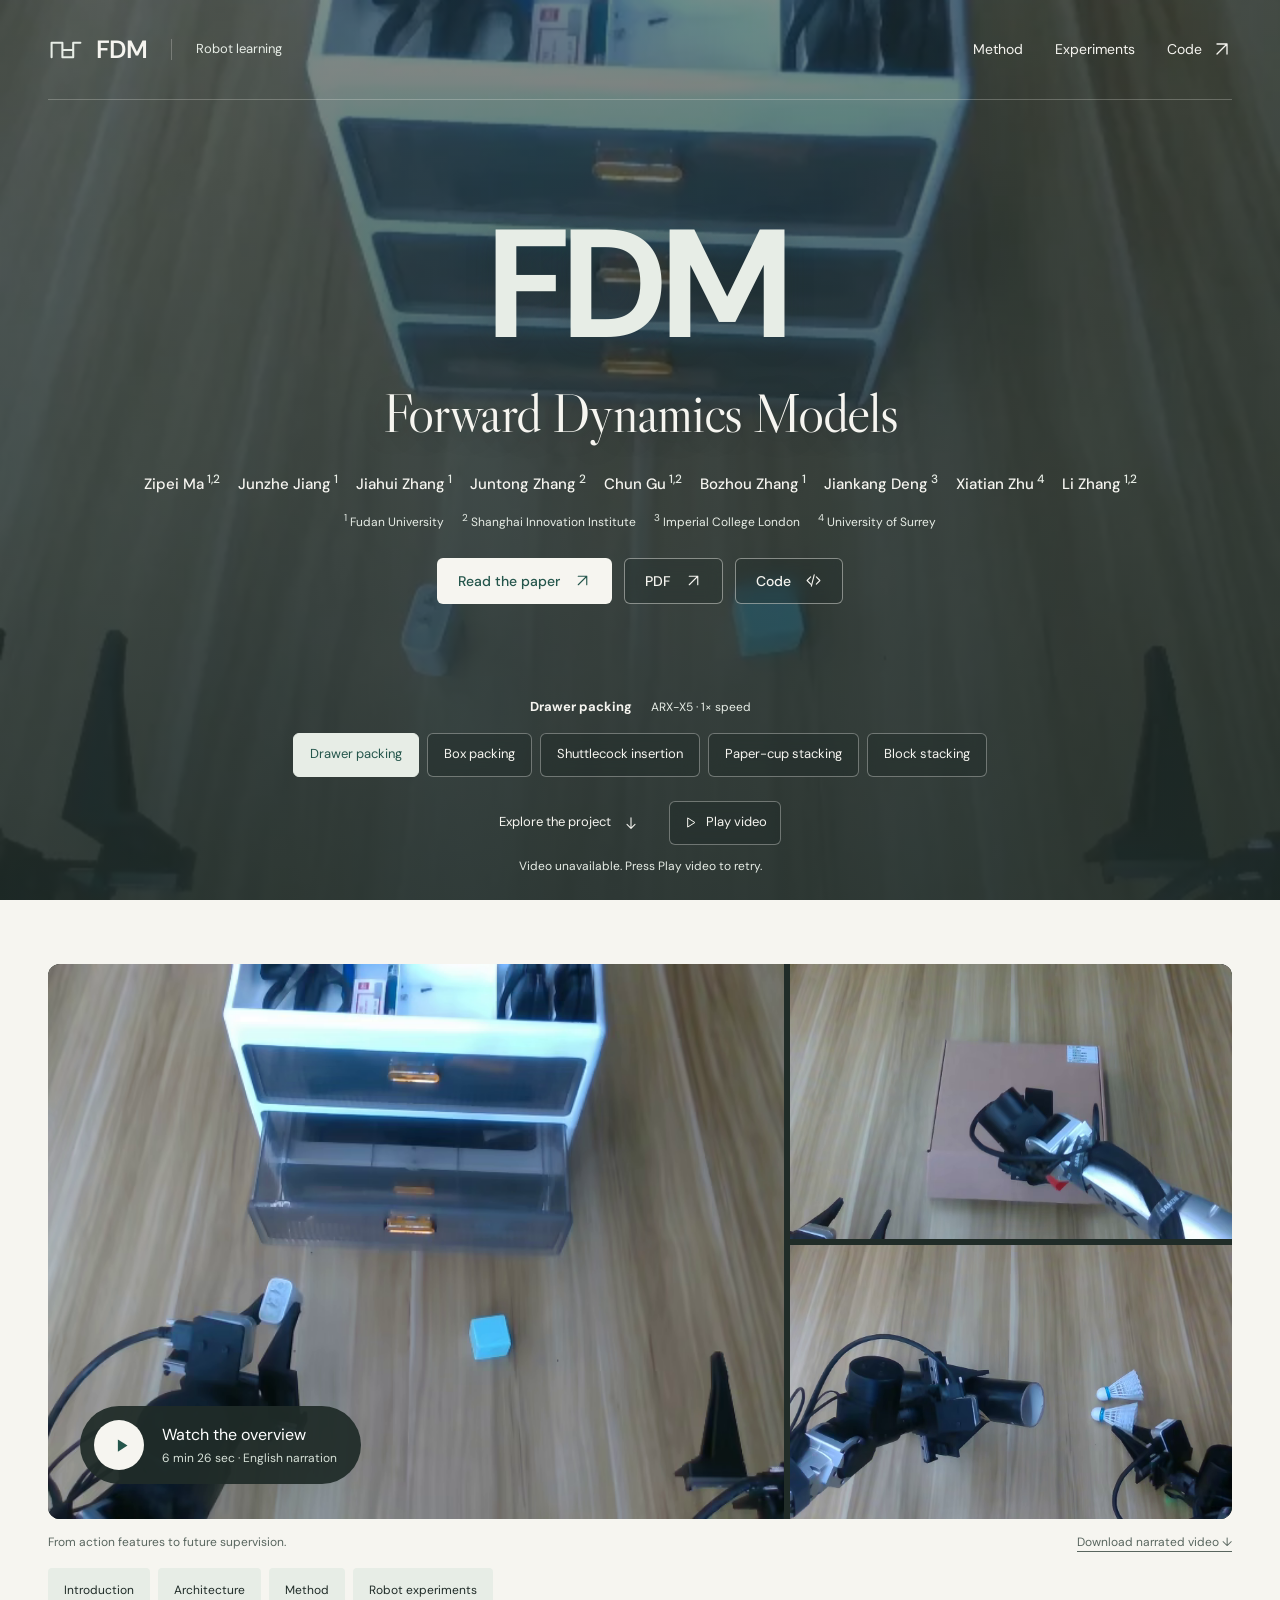
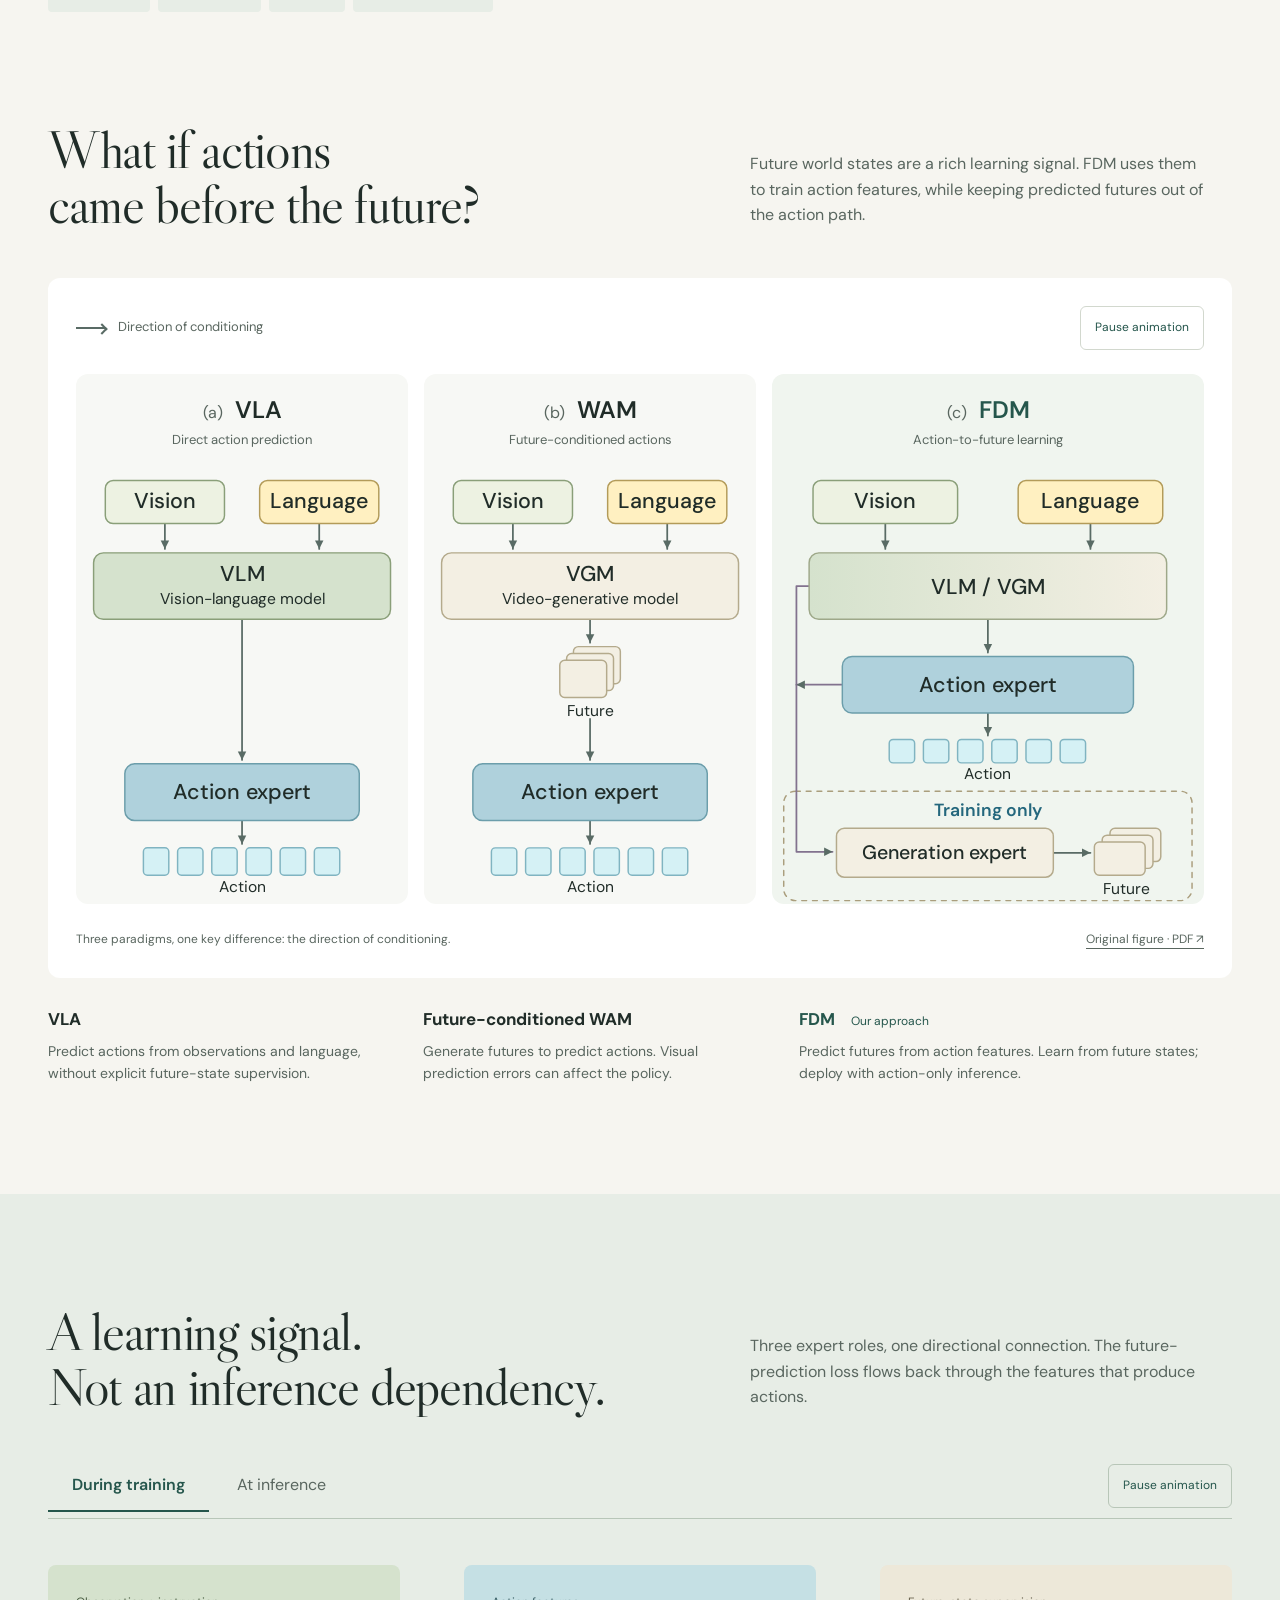
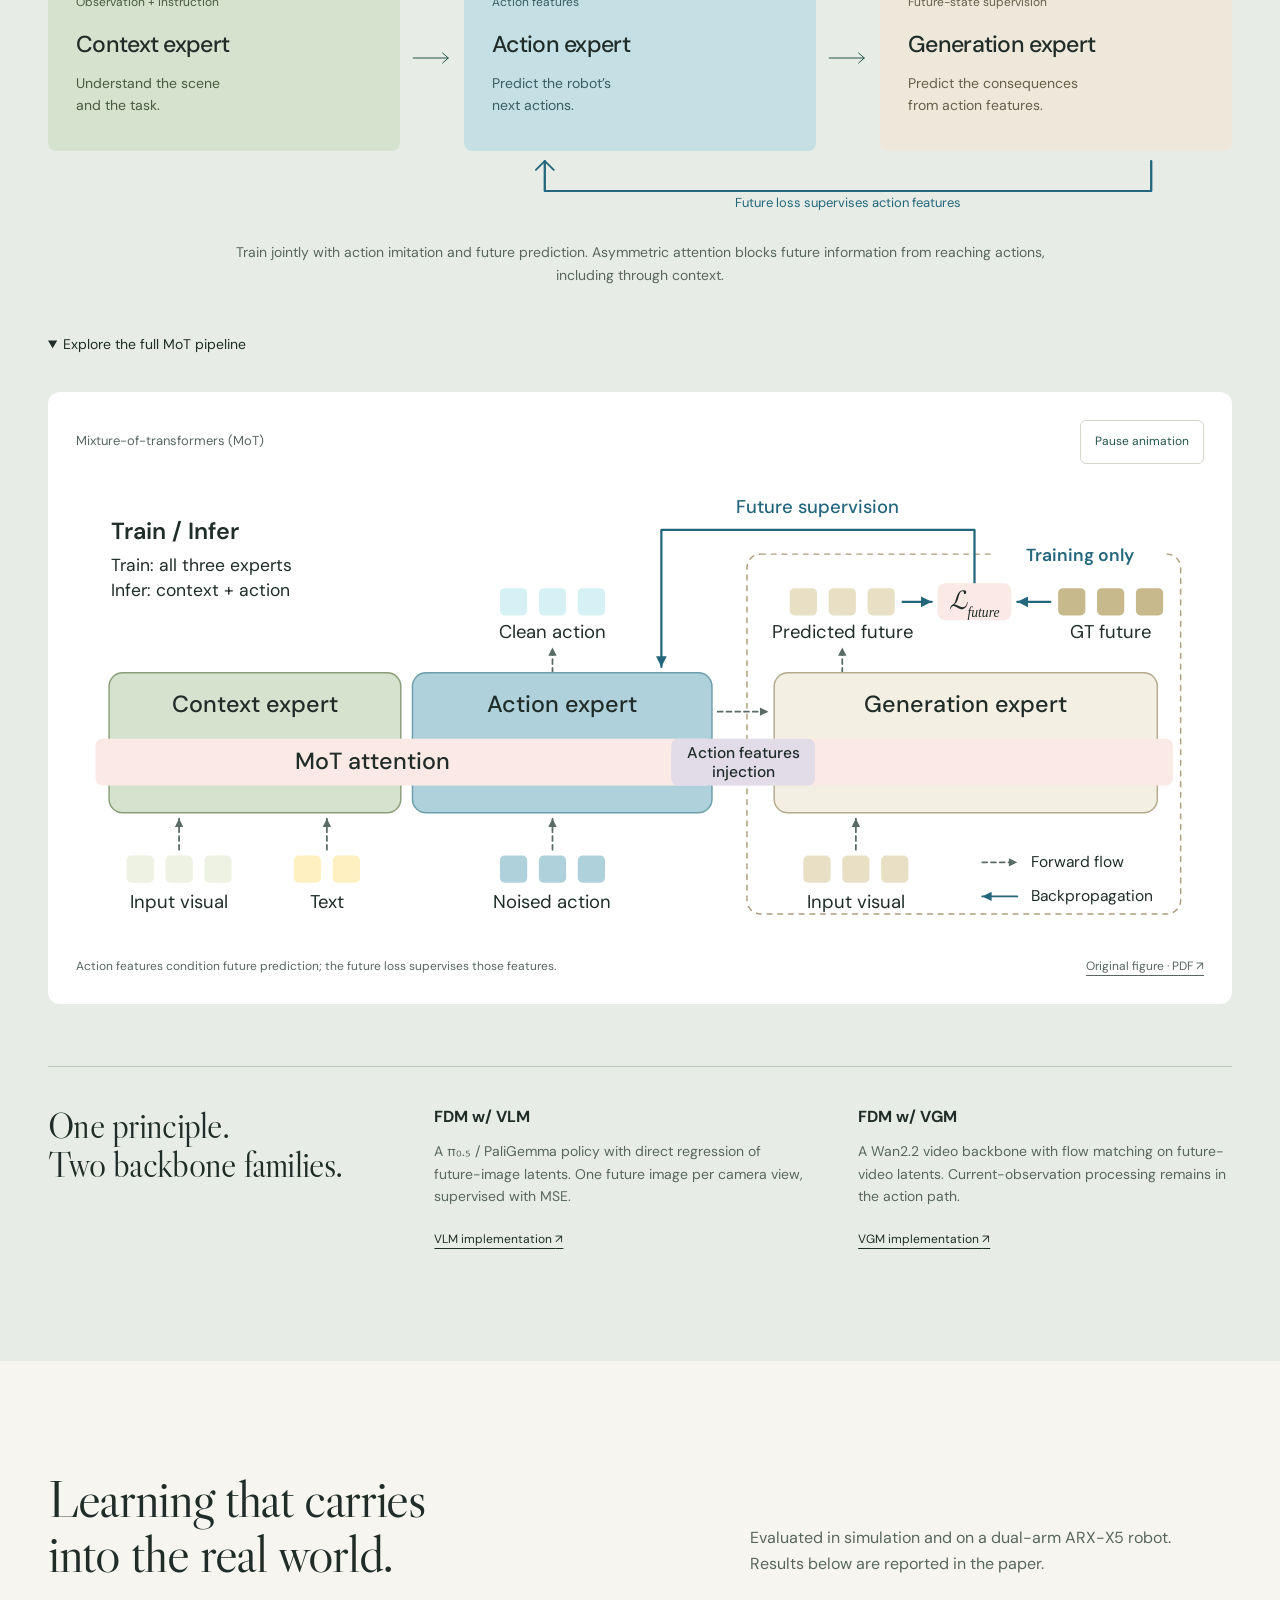
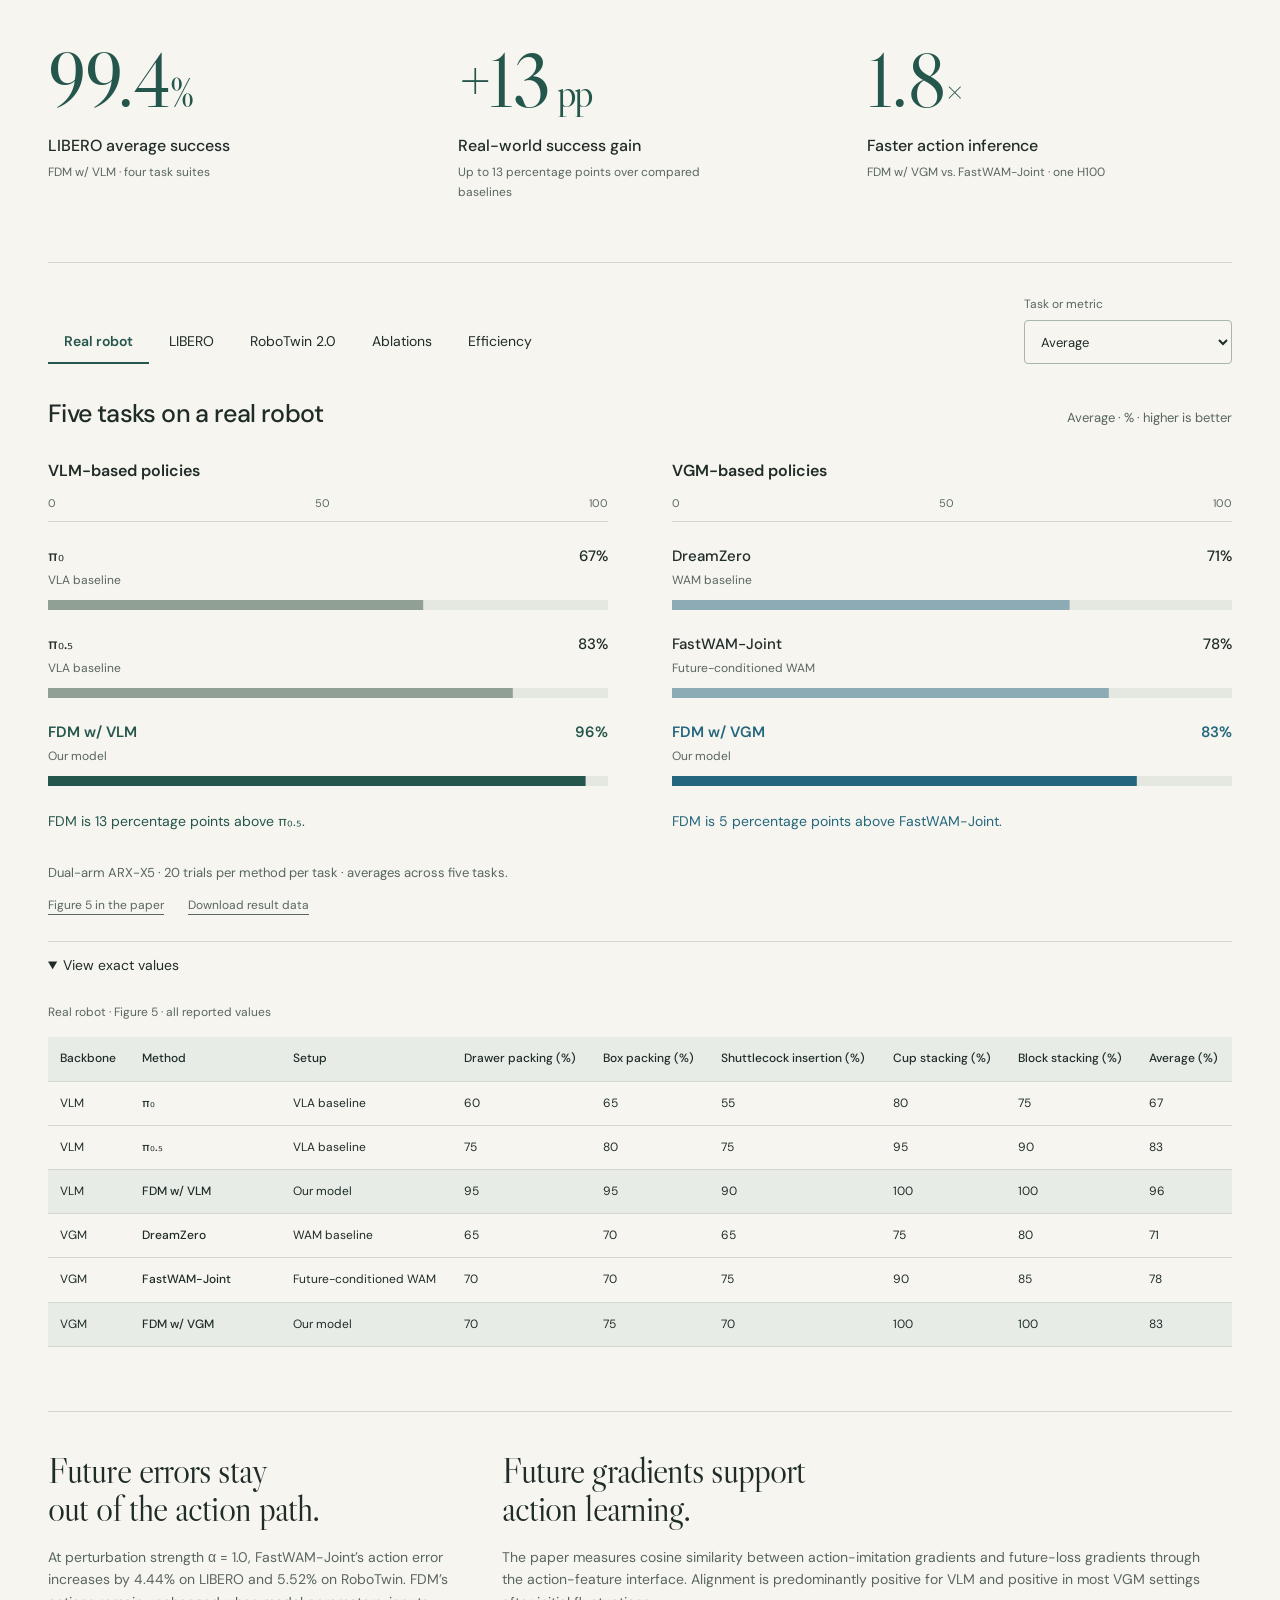
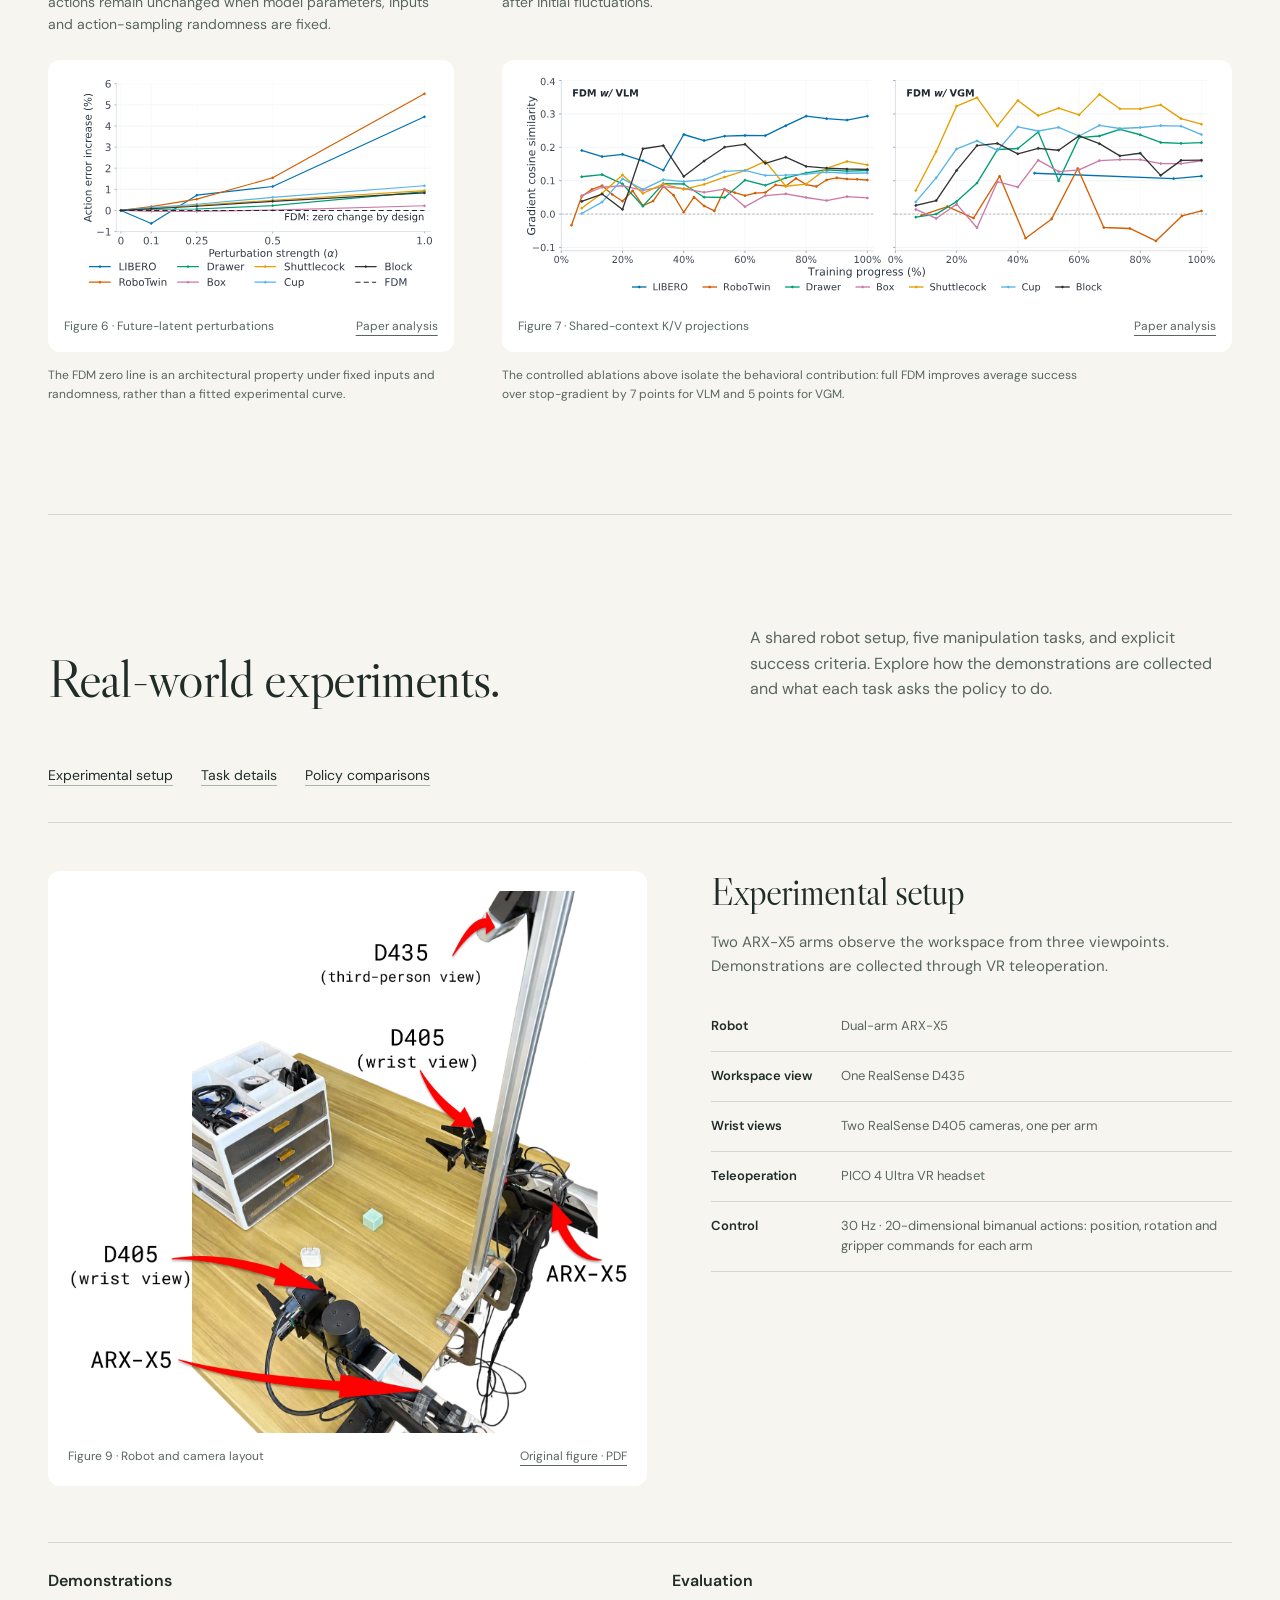
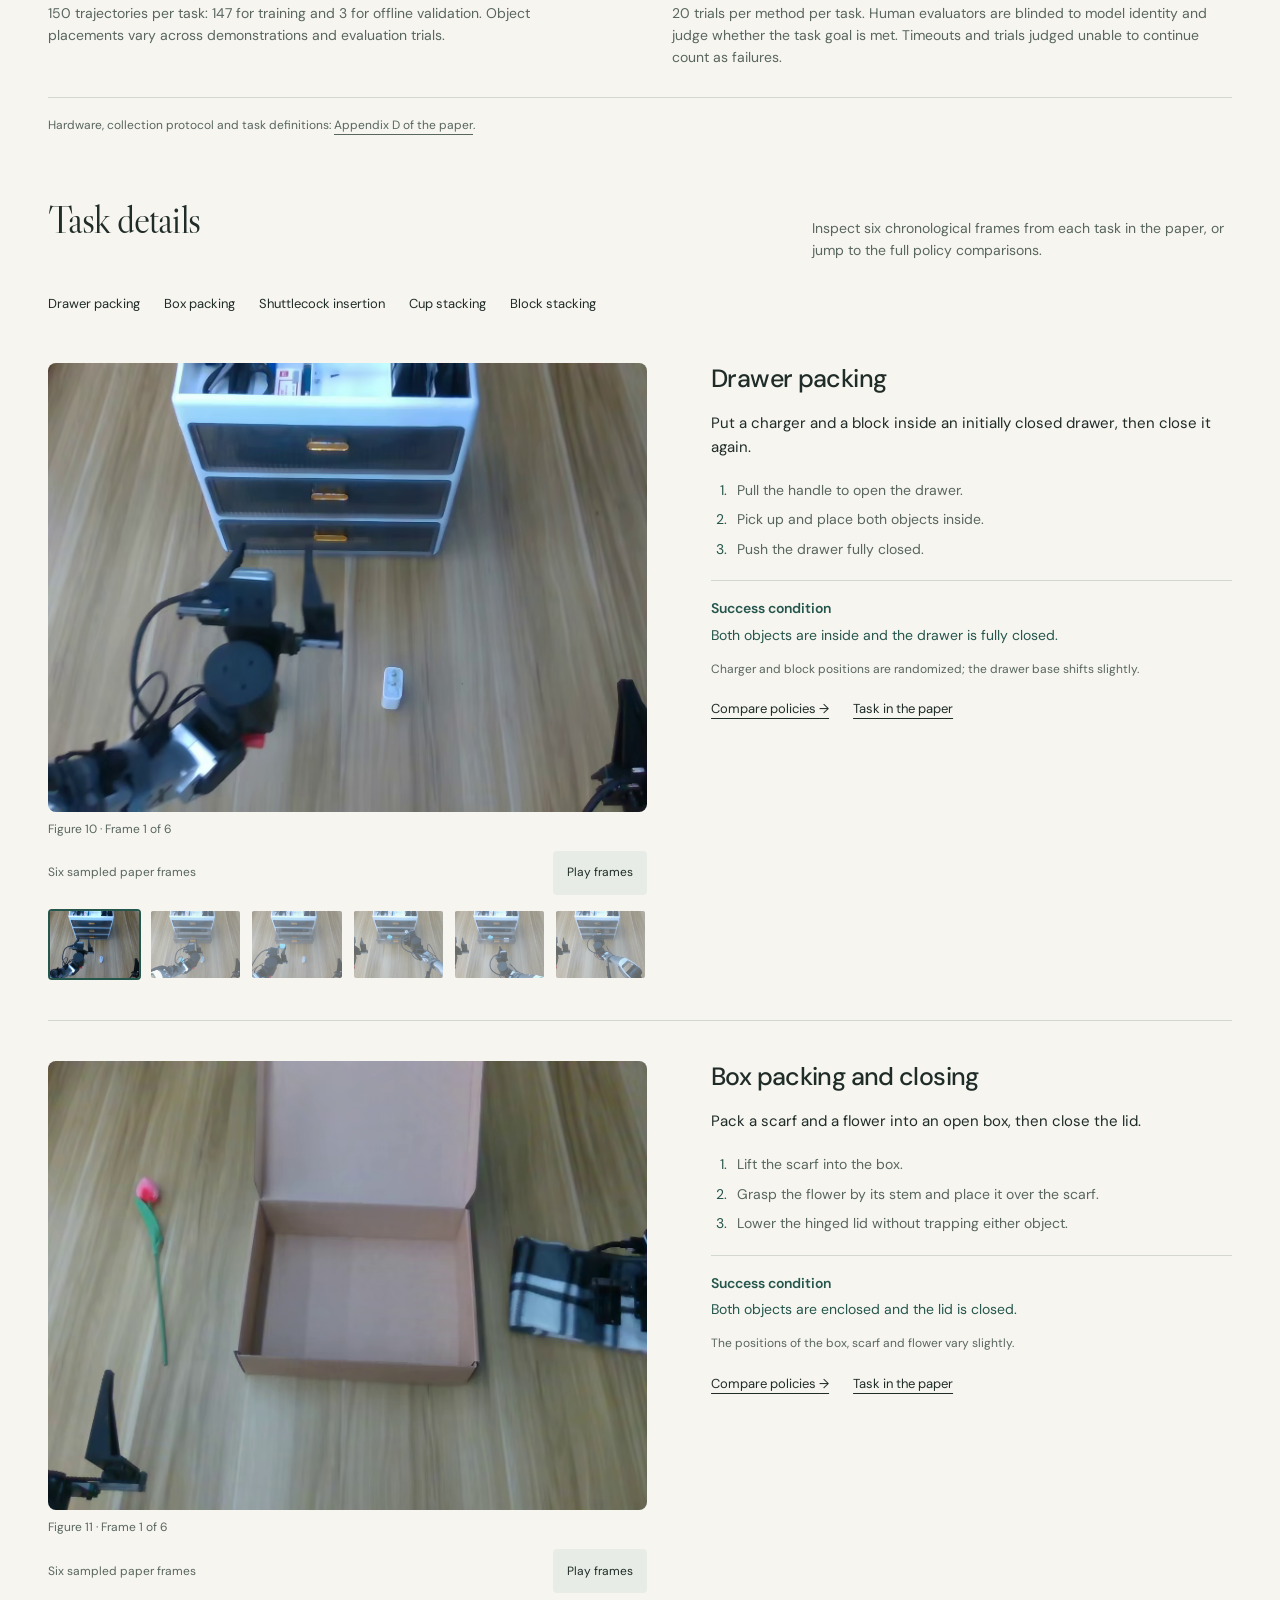
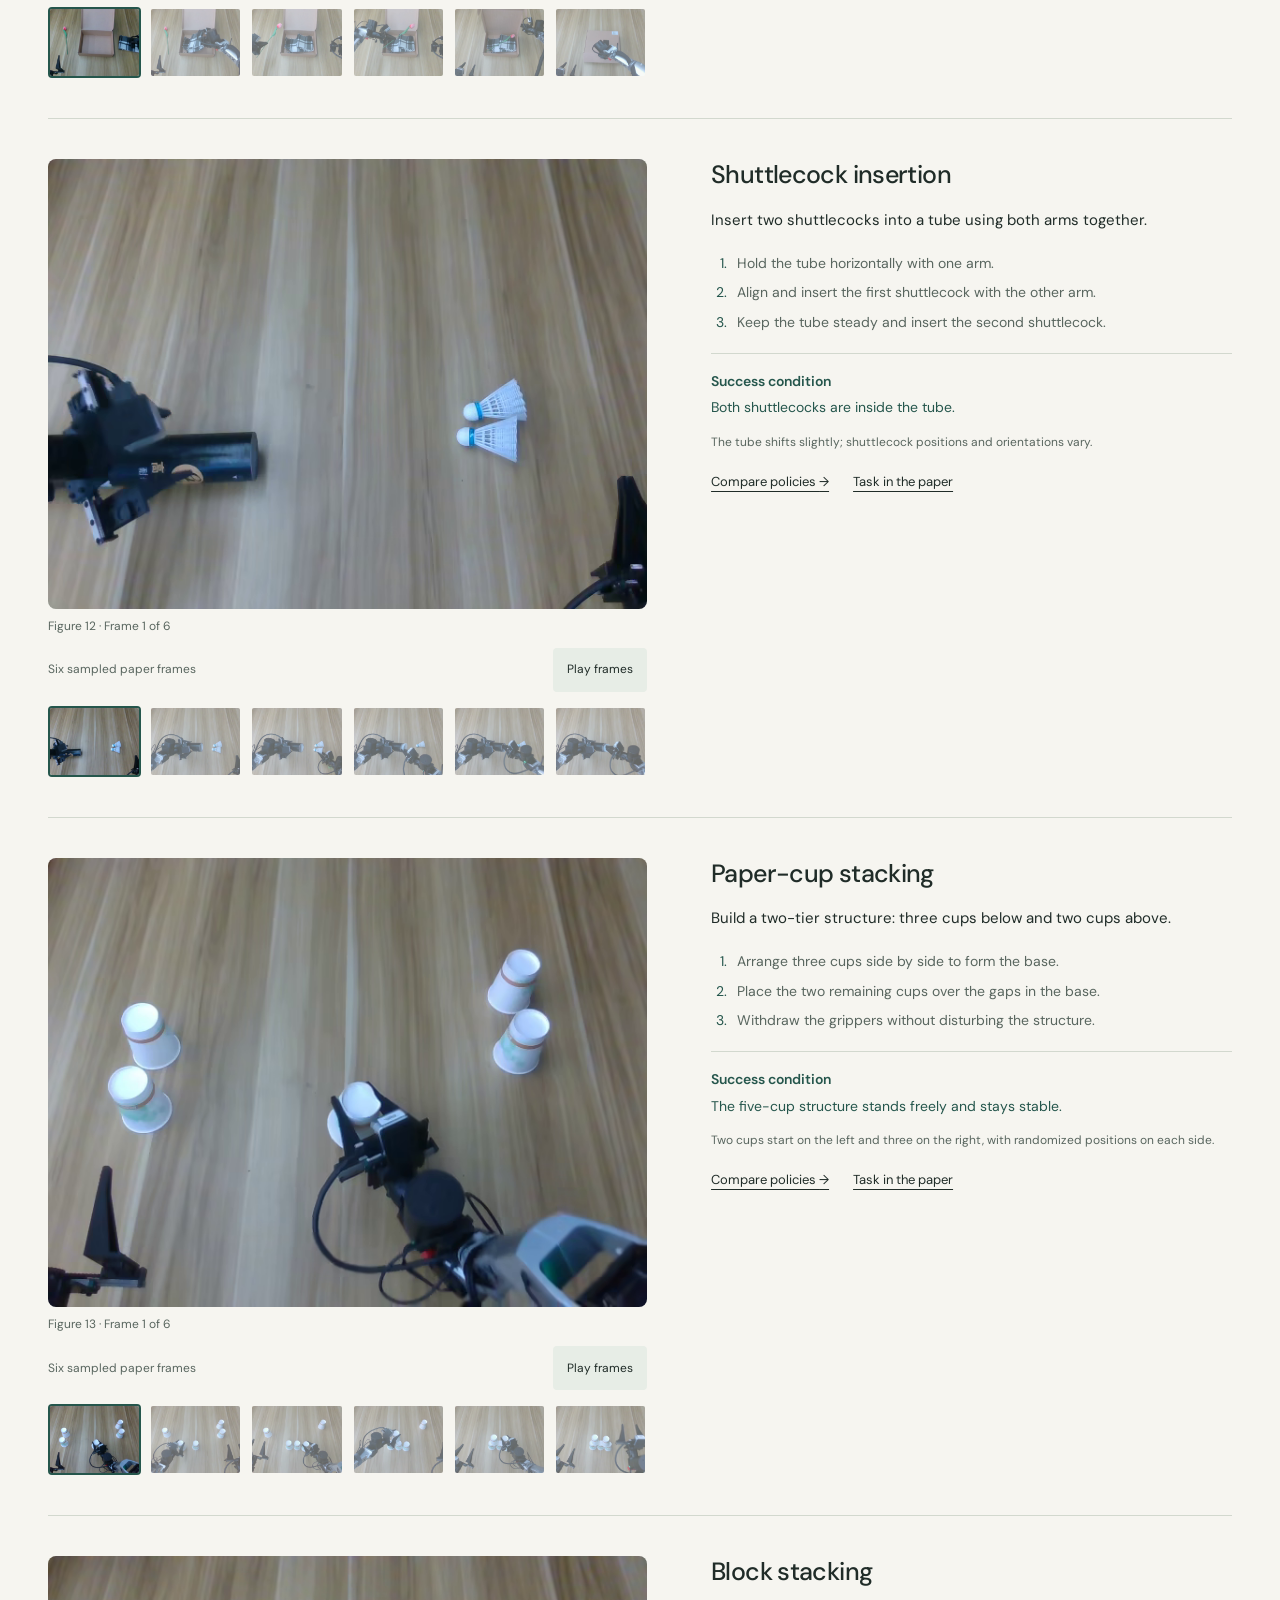
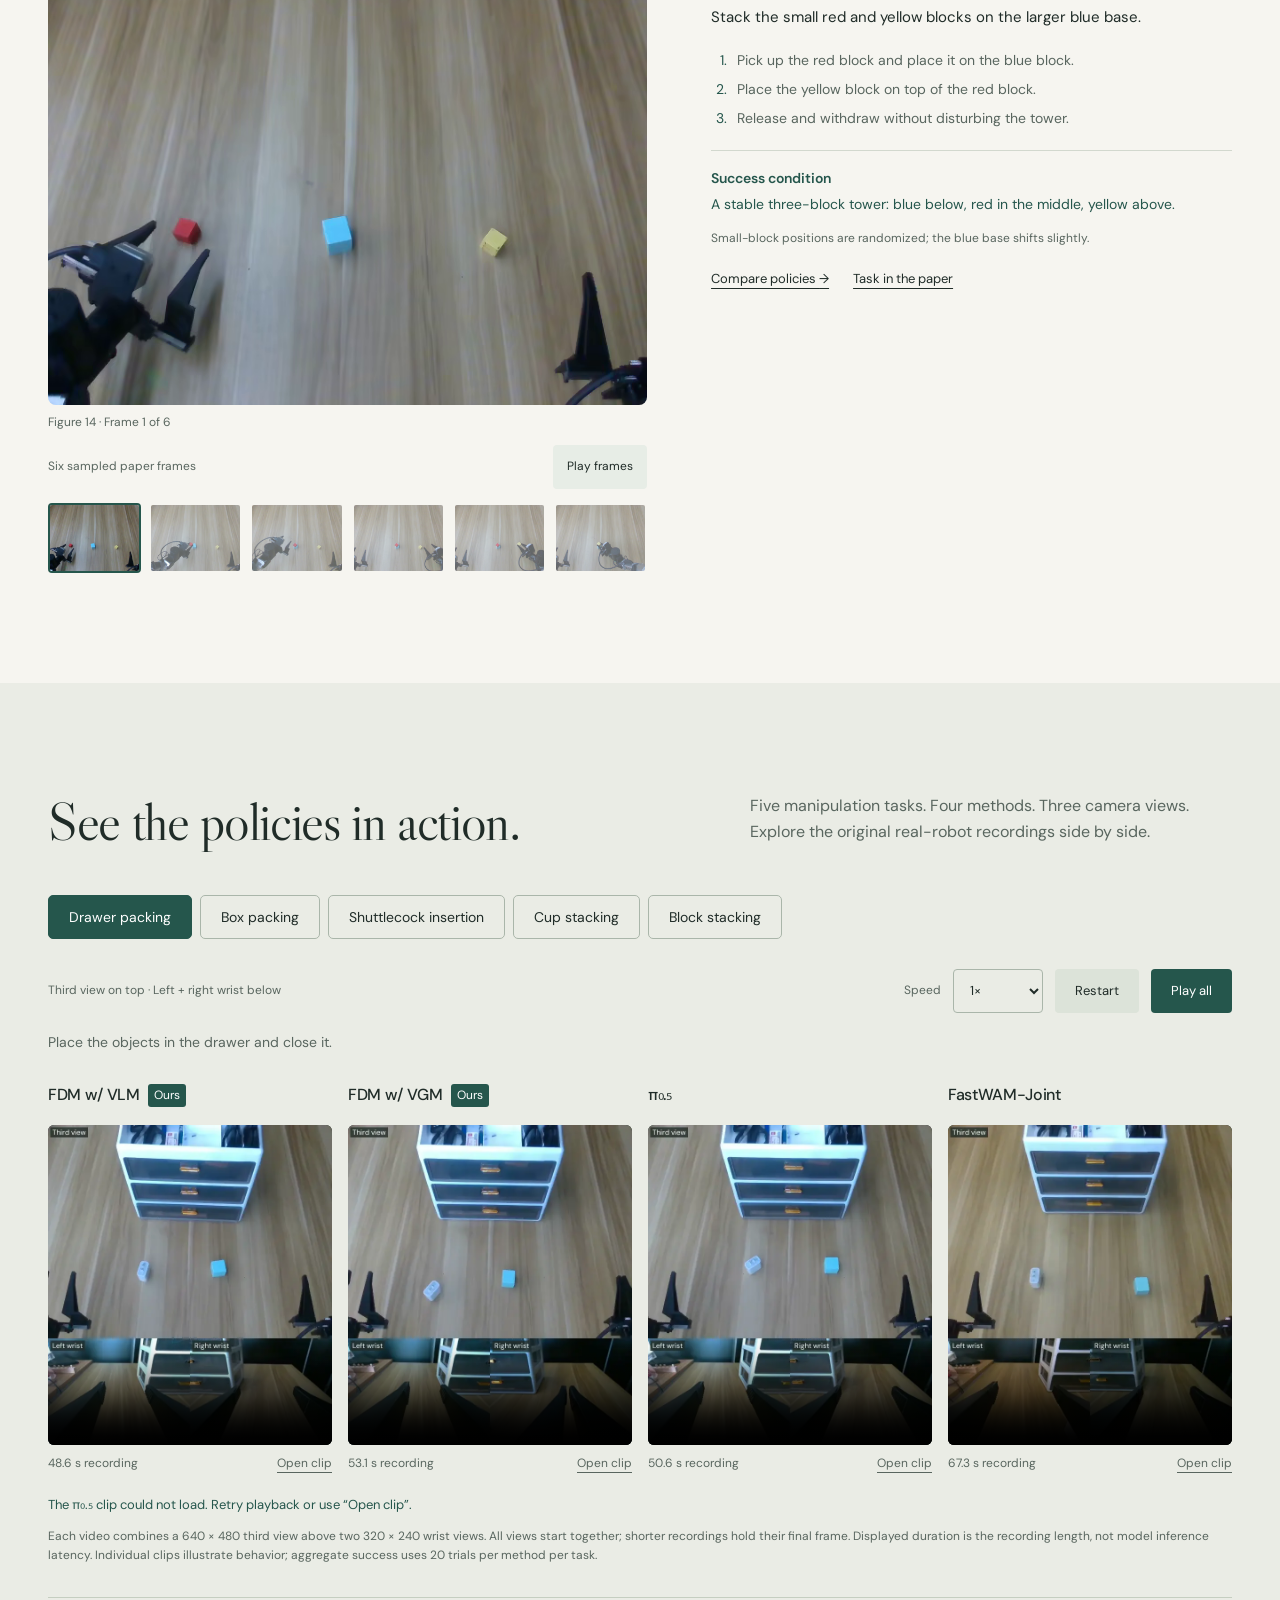
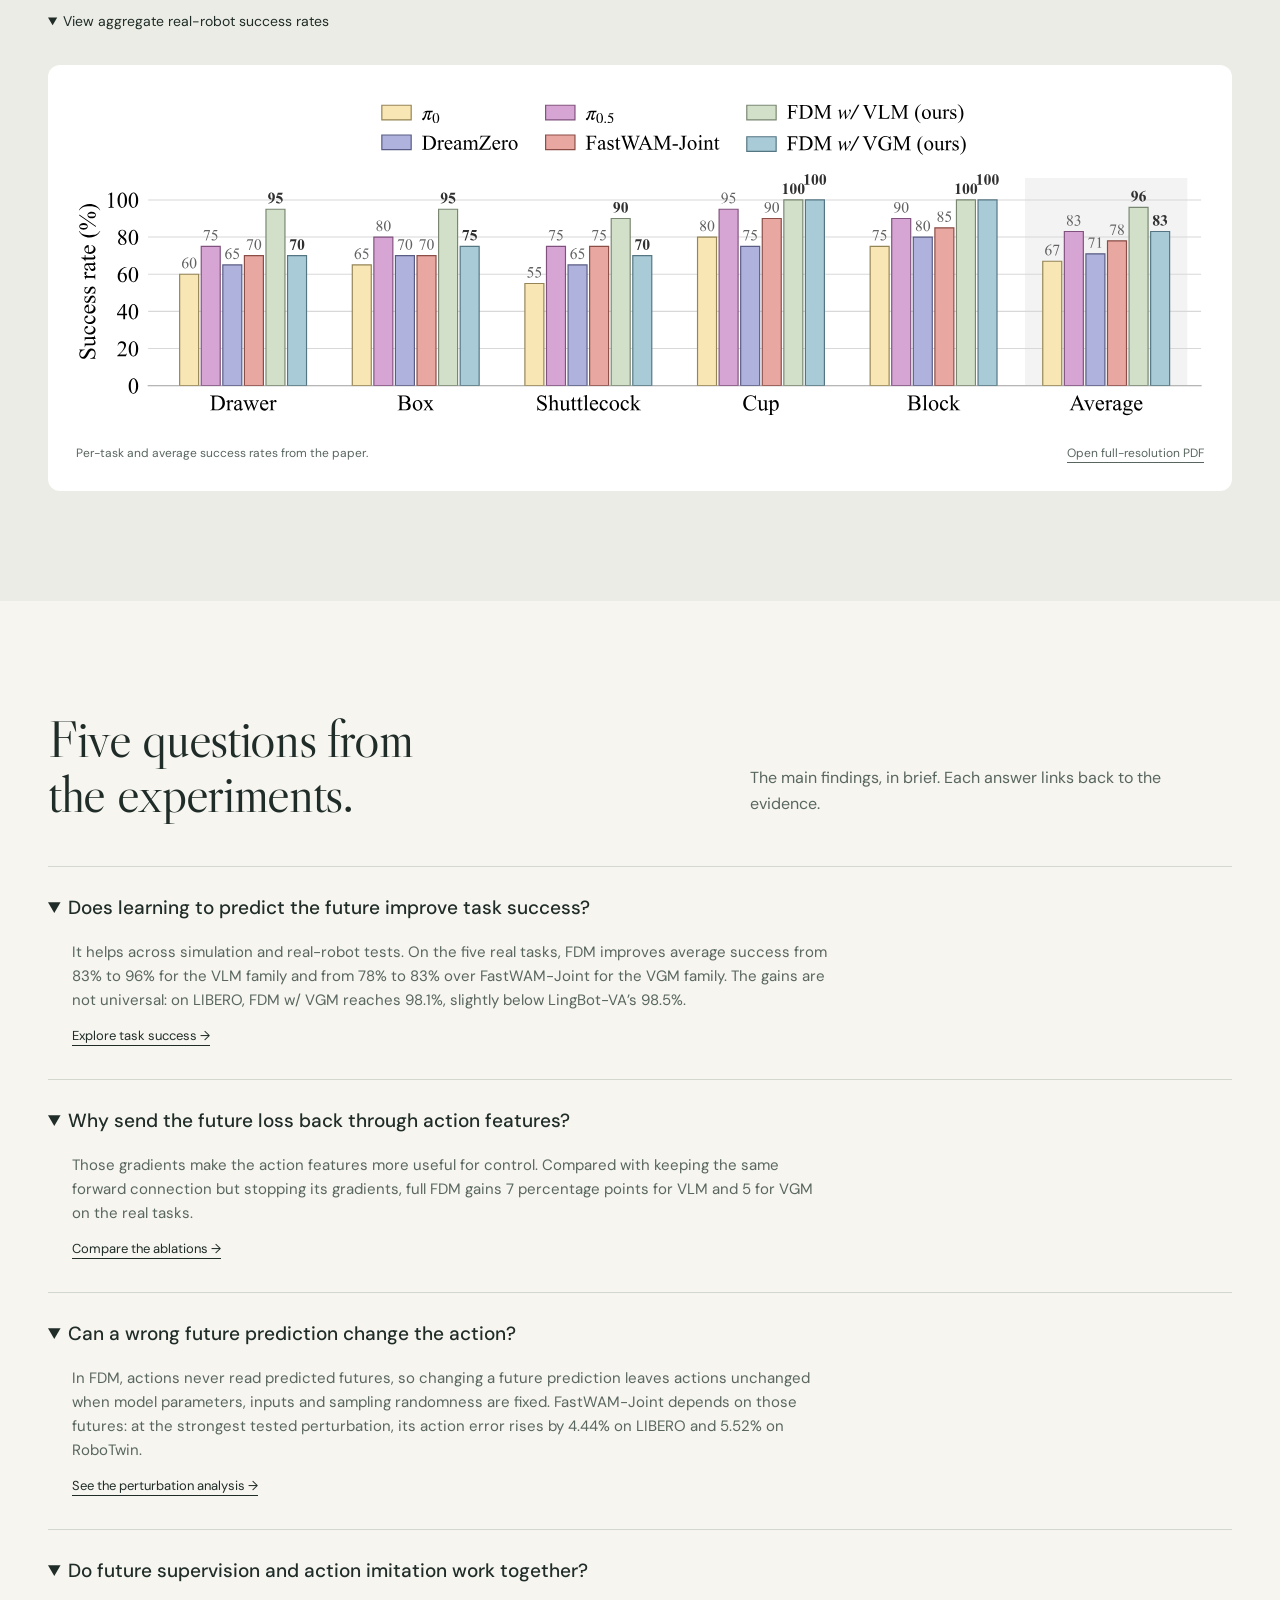
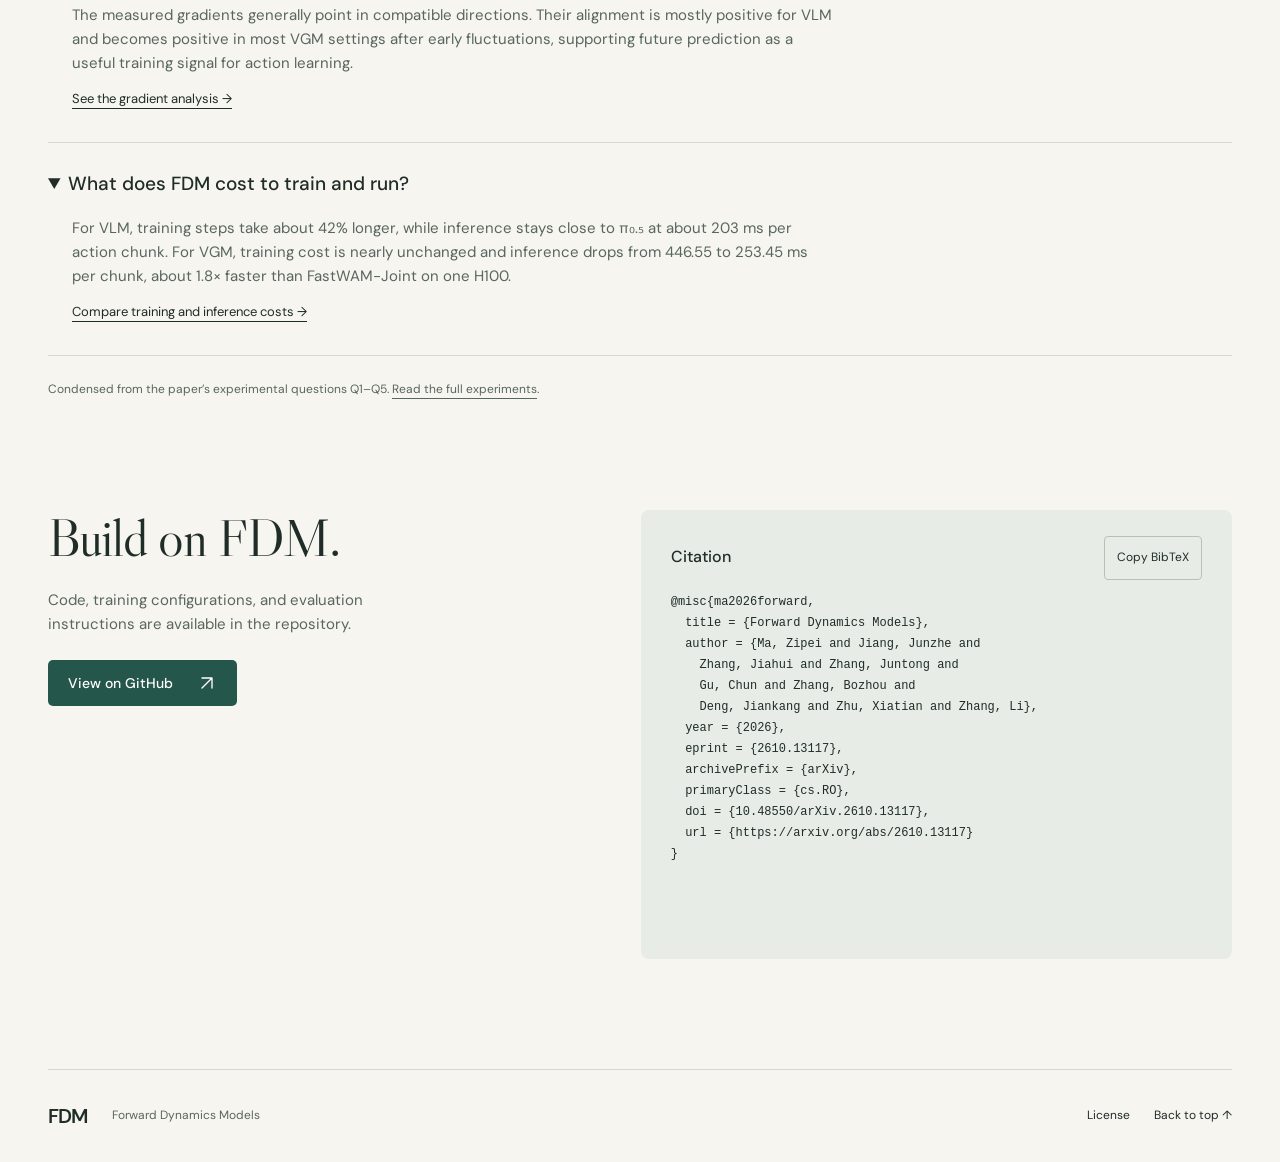
<file: docs/website/index.html>
<!doctype html>
<html lang="en">
<head>
  <meta charset="utf-8">
  <meta name="viewport" content="width=device-width, initial-scale=1">
  <meta name="theme-color" content="#202c28">
  <title>Forward Dynamics Models — FDM</title>
  <meta name="description" content="FDM learns robotic actions with future-state supervision, then acts without generating the future. Explore the method and real-robot comparisons.">
  <meta property="og:title" content="Forward Dynamics Models">
  <meta property="og:description" content="Action-to-future learning for robotic manipulation.">
  <meta property="og:type" content="website">
  <meta property="og:image" content="https://logosroboticsgroup.github.io/FDM/assets/demo-poster.webp">
  <meta name="twitter:card" content="summary_large_image">
  <link rel="icon" href="assets/favicon.svg" type="image/svg+xml">
  <link rel="preload" href="assets/fonts/libre-caslon-display.ttf" as="font" type="font/ttf" crossorigin>
  <link rel="stylesheet" href="styles.css">
  <link rel="stylesheet" href="diagrams.css">
  <link rel="stylesheet" href="results.css">
  <link rel="stylesheet" href="real-world.css">
  <script src="app.js" defer></script>
  <script src="results.js" defer></script>
  <script src="real-world.js" defer></script>
</head>
<body>
<a class="skip-link" href="#main">Skip to content</a>
<header class="site-header wrap">
  <a class="wordmark" href="#main" aria-label="FDM home"><svg viewBox="0 0 40 32" aria-hidden="true"><path d="M4 24V8h12v16h12V8h8M16 16h12"/></svg>FDM<span>Robot learning</span></a>
  <nav aria-label="Main navigation"><a href="#method">Method</a><a href="#real-world">Experiments</a><a href="https://github.com/LogosRoboticsGroup/FDM" class="repo-link">Code <svg viewBox="0 0 24 24" aria-hidden="true"><path d="M6 18 18 6M6 6h12v12"/></svg></a></nav>
</header>
<main id="main">
  <section class="cover" aria-labelledby="page-title">
    <div class="cover-media" aria-hidden="true">
      <video id="cover-video" muted loop playsinline preload="none" poster="assets/hero/drawer.webp" data-src="assets/hero/rollouts.mp4" tabindex="-1"></video>
    </div>
    <div class="cover-content wrap">
      <h1 class="cover-title" id="page-title"><span class="cover-acronym">FDM</span><span class="cover-name">Forward Dynamics Models</span></h1>
      <div class="credits">
        <p class="authors"><a href="https://xiao10ma.github.io/">Zipei Ma<sup>1,2</sup></a><a href="https://selfspin.github.io/">Junzhe Jiang<sup>1</sup></a><span>Jiahui Zhang<sup>1</sup></span><span>Juntong Zhang<sup>2</sup></span><span>Chun Gu<sup>1,2</sup></span><span>Bozhou Zhang<sup>1</sup></span><span>Jiankang Deng<sup>3</sup></span><a href="https://x-up-lab.github.io/">Xiatian Zhu<sup>4</sup></a><a href="https://lzrobots.github.io/">Li Zhang<sup>1,2</sup></a></p>
        <p class="affiliations"><span><sup>1</sup> Fudan University</span><span><sup>2</sup> Shanghai Innovation Institute</span><span><sup>3</sup> Imperial College London</span><span><sup>4</sup> University of Surrey</span></p>
      </div>
      <div class="cover-links">
        <a class="button cover-paper" href="https://arxiv.org/abs/2610.13117">Read the paper <svg viewBox="0 0 24 24" aria-hidden="true"><path d="M6 18 18 6M6 6h12v12"/></svg></a>
        <a class="button cover-code" href="https://arxiv.org/pdf/2610.13117">PDF <svg viewBox="0 0 24 24" aria-hidden="true"><path d="M6 18 18 6M6 6h12v12"/></svg></a>
        <a class="button cover-code" href="https://github.com/LogosRoboticsGroup/FDM">Code <svg viewBox="0 0 24 24" aria-hidden="true"><path d="m8 7-5 5 5 5m8-10 5 5-5 5m-3-13-4 16"/></svg></a>
      </div>
    </div>
    <div class="cover-bottom wrap">
      <p class="cover-caption"><strong id="cover-task-name">Drawer packing</strong> <span>ARX-X5 · 1× speed</span></p>
      <div class="cover-tasks" role="group" aria-label="Choose a background demonstration" hidden>
        <button type="button" data-cover-task="drawer" aria-pressed="true">Drawer packing</button>
        <button type="button" data-cover-task="gift" aria-pressed="false">Box packing</button>
        <button type="button" data-cover-task="badminton" aria-pressed="false">Shuttlecock insertion</button>
        <button type="button" data-cover-task="cup" aria-pressed="false">Paper-cup stacking</button>
        <button type="button" data-cover-task="cube" aria-pressed="false">Block stacking</button>
      </div>
      <div class="cover-footer">
        <a class="cover-scroll" href="#overview">Explore the project <svg viewBox="0 0 24 24" aria-hidden="true"><path d="M12 4v16m-6-6 6 6 6-6"/></svg></a>
        <button class="cover-playback" id="cover-playback" type="button" aria-controls="cover-video" hidden><svg class="cover-play-icon" viewBox="0 0 24 24" aria-hidden="true"><path d="m8 5 11 7-11 7Z"/></svg><svg class="cover-pause-icon" viewBox="0 0 24 24" aria-hidden="true"><path d="M9 5v14M15 5v14"/></svg><span>Play video</span></button>
      </div>
      <p class="cover-status" id="cover-status" role="status"></p>
    </div>
  </section>

  <section class="project-overview wrap" id="overview" aria-label="Project overview">
    <figure class="demo-figure" id="demo">
      <div class="demo-stage">
        <video id="demo-video" controls playsinline preload="none" poster="assets/cover-drawer.png" aria-label="Forward Dynamics Models research overview" aria-describedby="demo-caption">
          <source src="assets/demo-narrated.mp4" type="video/mp4">
          Your browser does not support embedded video. <a href="assets/demo-narrated.mp4">Download the narrated demo.</a>
        </video>
        <div class="demo-cover" hidden aria-hidden="true">
          <img class="cover-drawer" src="assets/cover-drawer.png" alt="" width="640" height="480">
          <img class="cover-box" src="assets/cover-box.png" alt="" width="640" height="480">
          <img class="cover-shuttlecock" src="assets/cover-shuttlecock.png" alt="" width="640" height="480">
        </div>
        <button class="demo-launch" id="demo-launch" hidden aria-label="Play the complete project presentation"><span class="play-disc"><svg viewBox="0 0 24 24" aria-hidden="true"><path d="m9 5 11 7-11 7Z"/></svg></span><span>Watch the overview<small>6 min 26 sec · English narration</small></span></button>
      </div>
      <figcaption id="demo-caption"><span>From action features to future supervision.</span><a href="assets/demo-narrated.mp4" download>Download narrated video <span aria-hidden="true">↓</span></a></figcaption>
    </figure>
    <nav class="demo-chapters" aria-label="Video chapters"><button type="button" data-seek="0">Introduction</button><button type="button" data-seek="12">Architecture</button><button type="button" data-seek="22">Method</button><button type="button" data-seek="119">Robot experiments</button></nav>
  </section>

  <section class="method-section section wrap" id="method" aria-labelledby="method-title">
    <div class="section-heading"><h2 id="method-title">What if actions<br>came before the future?</h2><p>Future world states are a rich learning signal. FDM uses them to train action features, while keeping predicted futures out of the action path.</p></div>
    <figure class="paper-figure vector-figure" id="architecture-figure" data-flow-figure>
      <div class="diagram-toolbar">
        <span class="diagram-legend"><span class="legend-arrow" aria-hidden="true"></span>Direction of conditioning</span>
        <button class="diagram-playback" type="button" data-flow-toggle hidden>Pause animation</button>
      </div>
      <div class="architecture-grid">
        <div class="architecture-panel">
          <h3><span>(a)</span> VLA</h3>
          <p>Direct action prediction</p>
          <svg class="architecture-svg vla-diagram" viewBox="0 0 340 452" role="img" aria-labelledby="vla-title vla-description">
            <title id="vla-title">VLA: direct action prediction</title>
            <desc id="vla-description">Vision and language enter a vision-language model, which feeds an action expert to predict actions directly.</desc>
            <defs><marker id="vla-arrow" viewBox="0 0 10 10" refX="9" refY="5" markerWidth="6" markerHeight="6" orient="auto-start-reverse"><path d="M1 1 9 5 1 9Z"/></marker></defs>
            <g class="diagram-edge"><path class="edge-track" d="M91 62V88"/><path class="flow-pulse" d="M91 62V88"/></g>
            <g class="diagram-edge"><path class="edge-track" d="M249 62V88"/><path class="flow-pulse" d="M249 62V88"/></g>
            <g class="diagram-edge"><path class="edge-track" d="M170 160V304"/><path class="flow-pulse" d="M170 160V304"/></g>
            <g class="diagram-edge"><path class="edge-track" d="M170 366V390"/><path class="flow-pulse" d="M170 366V390"/></g>
            <rect class="node-visual" x="30" y="18" width="122" height="44" rx="8"/>
            <rect class="node-language" x="188" y="18" width="122" height="44" rx="8"/>
            <text class="node-label" x="91" y="46">Vision</text><text class="node-label" x="249" y="46">Language</text>
            <rect class="node-context" x="18" y="92" width="304" height="68" rx="10"/>
            <text class="node-label" x="170" y="121">VLM</text>
            <text class="node-detail" x="170" y="144">Vision-language model</text>
            <rect class="node-action" x="50" y="308" width="240" height="58" rx="10"/>
            <text class="node-label" x="170" y="344">Action expert</text>
            <g class="action-tokens">
              <rect x="69" y="394" width="26" height="28" rx="4"/><rect x="104" y="394" width="26" height="28" rx="4"/>
              <rect x="139" y="394" width="26" height="28" rx="4"/><rect x="174" y="394" width="26" height="28" rx="4"/>
              <rect x="209" y="394" width="26" height="28" rx="4"/><rect x="244" y="394" width="26" height="28" rx="4"/>
            </g>
            <text class="node-detail" x="170" y="439">Action</text>
          </svg>
        </div>
        <div class="architecture-panel">
          <h3><span>(b)</span> WAM</h3>
          <p>Future-conditioned actions</p>
          <svg class="architecture-svg wam-diagram" viewBox="0 0 340 452" role="img" aria-labelledby="wam-title wam-description">
            <title id="wam-title">WAM: future-conditioned actions</title>
            <desc id="wam-description">Vision and language enter a video-generative model. The generated future is an input to the action expert, which then predicts actions.</desc>
            <defs><marker id="wam-arrow" viewBox="0 0 10 10" refX="9" refY="5" markerWidth="6" markerHeight="6" orient="auto-start-reverse"><path d="M1 1 9 5 1 9Z"/></marker></defs>
            <g class="diagram-edge"><path class="edge-track" d="M91 62V88"/><path class="flow-pulse" d="M91 62V88"/></g>
            <g class="diagram-edge"><path class="edge-track" d="M249 62V88"/><path class="flow-pulse" d="M249 62V88"/></g>
            <g class="diagram-edge"><path class="edge-track" d="M170 160V184"/><path class="flow-pulse" d="M170 160V184"/></g>
            <g class="diagram-edge"><path class="edge-track" d="M170 262V304"/><path class="flow-pulse" d="M170 262V304"/></g>
            <g class="diagram-edge"><path class="edge-track" d="M170 366V390"/><path class="flow-pulse" d="M170 366V390"/></g>
            <rect class="node-visual" x="30" y="18" width="122" height="44" rx="8"/>
            <rect class="node-language" x="188" y="18" width="122" height="44" rx="8"/>
            <text class="node-label" x="91" y="46">Vision</text><text class="node-label" x="249" y="46">Language</text>
            <rect class="node-generation" x="18" y="92" width="304" height="68" rx="10"/>
            <text class="node-label" x="170" y="121">VGM</text>
            <text class="node-detail" x="170" y="144">Video-generative model</text>
            <g class="future-frames"><rect x="153" y="188" width="48" height="38" rx="5"/><rect x="146" y="195" width="48" height="38" rx="5"/><rect x="139" y="202" width="48" height="38" rx="5"/></g>
            <text class="node-detail" x="170" y="259">Future</text>
            <rect class="node-action" x="50" y="308" width="240" height="58" rx="10"/>
            <text class="node-label" x="170" y="344">Action expert</text>
            <g class="action-tokens">
              <rect x="69" y="394" width="26" height="28" rx="4"/><rect x="104" y="394" width="26" height="28" rx="4"/>
              <rect x="139" y="394" width="26" height="28" rx="4"/><rect x="174" y="394" width="26" height="28" rx="4"/>
              <rect x="209" y="394" width="26" height="28" rx="4"/><rect x="244" y="394" width="26" height="28" rx="4"/>
            </g>
            <text class="node-detail" x="170" y="439">Action</text>
          </svg>
        </div>
        <div class="architecture-panel architecture-fdm">
          <h3><span>(c)</span> FDM</h3>
          <p>Action-to-future learning</p>
          <svg class="architecture-svg fdm-diagram" viewBox="0 0 442 452" role="img" aria-labelledby="fdm-title fdm-description">
            <title id="fdm-title">FDM: action-to-future learning</title>
            <desc id="fdm-description">Vision and language enter a VLM or VGM, then an action expert predicts actions. Context and action features also condition a generation expert to predict the future during training only. Future predictions never feed into the action expert.</desc>
            <defs>
              <marker id="fdm-arrow" viewBox="0 0 10 10" refX="9" refY="5" markerWidth="6" markerHeight="6" orient="auto-start-reverse"><path d="M1 1 9 5 1 9Z"/></marker>
              <linearGradient id="fdm-backbone-fill" x1="0" y1="0" x2="1" y2="0">
                <stop class="backbone-context" offset="0%"/>
                <stop class="backbone-generation" offset="100%"/>
              </linearGradient>
            </defs>
            <rect class="training-boundary" x="12" y="336" width="418" height="112" rx="12"/>
            <g class="diagram-edge"><path class="edge-track" d="M116 62V88"/><path class="flow-pulse" d="M116 62V88"/></g>
            <g class="diagram-edge"><path class="edge-track" d="M326 62V88"/><path class="flow-pulse" d="M326 62V88"/></g>
            <g class="diagram-edge"><path class="edge-track" d="M221 160V194"/><path class="flow-pulse" d="M221 160V194"/></g>
            <g class="diagram-edge"><path class="edge-track" d="M221 256V279"/><path class="flow-pulse" d="M221 256V279"/></g>
            <g class="diagram-edge conditioning-edge"><path class="edge-track" d="M38 126H25V398H62"/><path class="flow-pulse" d="M38 126H25V398H62"/></g>
            <g class="diagram-edge conditioning-edge"><path class="edge-track" d="M72 227H25"/><path class="flow-pulse" d="M72 227H25"/></g>
            <g class="diagram-edge"><path class="edge-track" d="M288 399H326"/><path class="flow-pulse" d="M288 399H326"/></g>
            <rect class="node-visual" x="42" y="18" width="148" height="44" rx="8"/>
            <rect class="node-language" x="252" y="18" width="148" height="44" rx="8"/>
            <text class="node-label" x="116" y="46">Vision</text><text class="node-label" x="326" y="46">Language</text>
            <rect class="node-backbone" x="38" y="92" width="366" height="68" rx="10"/>
            <text class="node-label" x="221" y="134">VLM / VGM</text>
            <rect class="node-action" x="72" y="198" width="298" height="58" rx="10"/>
            <text class="node-label" x="221" y="234">Action expert</text>
            <g class="action-tokens">
              <rect x="120" y="283" width="26" height="24" rx="4"/><rect x="155" y="283" width="26" height="24" rx="4"/>
              <rect x="190" y="283" width="26" height="24" rx="4"/><rect x="225" y="283" width="26" height="24" rx="4"/>
              <rect x="260" y="283" width="26" height="24" rx="4"/><rect x="295" y="283" width="26" height="24" rx="4"/>
            </g>
            <text class="node-detail" x="221" y="323">Action</text>
            <text class="training-label" x="221" y="361">Training only</text>
            <rect class="node-generation" x="66" y="374" width="222" height="50" rx="8"/>
            <text class="node-label generation-label" x="177" y="405">Generation expert</text>
            <g class="future-frames"><rect x="346" y="374" width="52" height="34" rx="5"/><rect x="338" y="381" width="52" height="34" rx="5"/><rect x="330" y="388" width="52" height="34" rx="5"/></g>
            <text class="node-detail" x="363" y="441">Future</text>
          </svg>
        </div>
      </div>
      <figcaption><span>Three paradigms, one key difference: the direction of conditioning.</span><a href="assets/archi_compare.pdf">Original figure · PDF <span aria-hidden="true">↗</span></a></figcaption>
    </figure>
    <div class="architecture-notes"><div><h3>VLA</h3><p>Predict actions from observations and language, without explicit future-state supervision.</p></div><div><h3>Future-conditioned WAM</h3><p>Generate futures to predict actions. Visual prediction errors can affect the policy.</p></div><div class="ours"><h3>FDM <span>Our approach</span></h3><p>Predict futures from action features. Learn from future states; deploy with action-only inference.</p></div></div>
  </section>

  <section class="pipeline-section section" id="pipeline" aria-labelledby="pipeline-title">
    <div class="wrap">
      <div class="section-heading"><h2 id="pipeline-title">A learning signal.<br>Not an inference dependency.</h2><p>Three expert roles, one directional connection. The future-prediction loss flows back through the features that produce actions.</p></div>
      <div class="pipeline-overview" id="pipeline-overview" data-flow-figure>
        <div class="pipeline-toolbar">
          <div class="mode-controls" role="group" aria-label="Pipeline mode"><button type="button" class="selected" data-mode="training" aria-pressed="true">During training</button><button type="button" data-mode="inference" aria-pressed="false">At inference</button></div>
          <button class="diagram-playback" type="button" data-flow-toggle hidden>Pause animation</button>
        </div>
        <div class="pipeline-display" id="pipeline-display" data-mode="training">
          <div class="expert context-expert"><span class="expert-role">Observation + instruction</span><h3>Context expert</h3><p>Understand the scene<br>and the task.</p></div>
          <svg class="flow-arrow" viewBox="0 0 64 24" aria-hidden="true"><g class="diagram-edge"><path class="edge-track" d="M2 12H58"/><path class="flow-pulse" d="M2 12H58"/><path d="m49 4 9 8-9 8"/></g></svg>
          <div class="expert action-expert"><span class="expert-role">Action features</span><h3>Action expert</h3><p>Predict the robot’s<br>next actions.</p></div>
          <svg class="flow-arrow generation-path" viewBox="0 0 64 24" aria-hidden="true"><g class="diagram-edge"><path class="edge-track" d="M2 12H58"/><path class="flow-pulse" d="M2 12H58"/><path d="m49 4 9 8-9 8"/></g></svg>
          <div class="expert generation-expert"><span class="expert-role">Future-state supervision</span><h3>Generation expert</h3><p>Predict the consequences<br>from action features.</p><span class="skipped">Skipped at inference</span></div>
          <div class="supervision-path"><svg viewBox="0 0 500 45" preserveAspectRatio="none" aria-hidden="true"><g class="diagram-edge backprop-edge"><path class="edge-track" d="M485 3V33H15V3"/><path class="flow-pulse" d="M485 3V33H15V3"/><path d="m8 12 7-9 7 9"/></g></svg><span>Future loss supervises action features</span></div>
        </div>
        <p class="mode-explanation" id="mode-explanation" aria-live="polite">Train jointly with action imitation and future prediction. Asymmetric attention blocks future information from reaching actions, including through context.</p>
      </div>
      <details class="technical-figure" open>
        <summary>Explore the full MoT pipeline</summary>
        <figure class="paper-figure vector-figure" id="pipeline-detail" data-mode="training" data-flow-figure>
          <div class="diagram-toolbar">
            <span>Mixture-of-transformers (MoT)</span>
            <button class="diagram-playback" type="button" data-flow-toggle hidden>Pause animation</button>
          </div>
          <p class="diagram-scroll-hint" id="pipeline-scroll-hint">Scroll horizontally to follow the full pipeline.</p>
          <div class="diagram-scroll" tabindex="0" role="region" aria-label="Full MoT pipeline" aria-describedby="pipeline-scroll-hint">
            <svg class="mot-diagram" viewBox="0 0 1160 456" role="img" aria-labelledby="mot-title mot-description">
              <title id="mot-title">FDM mixture-of-transformers pipeline</title>
              <desc id="mot-description">During training, visual and text inputs enter the context expert, and noised actions enter the action expert to produce clean actions. MoT attention injects action features into the generation expert. Predicted and ground-truth futures form the future loss, which backpropagates into action features. During inference, future prediction is skipped.</desc>
              <defs>
                <marker id="mot-forward-arrow" viewBox="0 0 10 10" refX="9" refY="5" markerWidth="6" markerHeight="6" orient="auto-start-reverse"><path d="M1 1 9 5 1 9Z"/></marker>
                <marker id="mot-feedback-arrow" viewBox="0 0 10 10" refX="9" refY="5" markerWidth="6" markerHeight="6" orient="auto-start-reverse"><path d="M1 1 9 5 1 9Z"/></marker>
              </defs>
              <text class="diagram-heading" x="36" y="52">Train / Infer</text>
              <text class="diagram-note" x="36" y="85">Train: all three experts</text>
              <text class="diagram-note" x="36" y="111">Infer: context + action</text>
              <g class="training-only">
                <rect class="training-boundary" x="690" y="68" width="446" height="370" rx="14"/>
                <rect class="label-ground" x="944" y="52" width="176" height="32"/>
                <text class="training-label" x="1032" y="75">Training only</text>
                <g class="diagram-edge backprop-edge"><path class="edge-track" d="M924 98V43H602V184"/><path class="flow-pulse" d="M924 98V43H602V184"/></g>
                <text class="feedback-label" x="763" y="26">Future supervision</text>
                <g class="future-tokens"><rect x="734" y="103" width="28" height="28" rx="5"/><rect x="774" y="103" width="28" height="28" rx="5"/><rect x="814" y="103" width="28" height="28" rx="5"/></g>
                <text class="node-detail" x="788" y="154">Predicted future</text>
                <g class="ground-truth-tokens"><rect x="1010" y="103" width="28" height="28" rx="5"/><rect x="1050" y="103" width="28" height="28" rx="5"/><rect x="1090" y="103" width="28" height="28" rx="5"/></g>
                <text class="node-detail" x="1064" y="154">GT future</text>
                <rect class="loss-node" x="886" y="98" width="76" height="38" rx="8"/>
                <text class="loss-label" x="924" y="124">ℒ<tspan baseline-shift="sub" font-size="14">future</tspan></text>
                <g class="diagram-edge backprop-edge"><path class="edge-track" d="M850 117H880"/><path class="flow-pulse" d="M850 117H880"/></g>
                <g class="diagram-edge backprop-edge"><path class="edge-track" d="M1002 117H968"/><path class="flow-pulse" d="M1002 117H968"/></g>
                <g class="diagram-edge"><path class="edge-track" d="M788 190V164"/><path class="flow-pulse" d="M788 190V164"/></g>
              </g>
              <g class="action-tokens"><rect x="436" y="103" width="28" height="28" rx="5"/><rect x="476" y="103" width="28" height="28" rx="5"/><rect x="516" y="103" width="28" height="28" rx="5"/></g>
              <text class="node-detail" x="490" y="154">Clean action</text>
              <g class="diagram-edge"><path class="edge-track" d="M490 190V164"/><path class="flow-pulse" d="M490 190V164"/></g>
              <rect class="node-context" x="34" y="190" width="300" height="144" rx="14"/>
              <rect class="node-action" x="346" y="190" width="308" height="144" rx="14"/>
              <text class="node-label" x="184" y="230">Context expert</text>
              <text class="node-label" x="500" y="230">Action expert</text>
              <rect class="attention-band" x="20" y="258" width="634" height="48" rx="7"/>
              <text class="node-label" x="305" y="289">MoT attention</text>
              <g class="training-only">
                <rect class="node-generation" x="718" y="190" width="394" height="144" rx="14"/>
                <text class="node-label" x="915" y="230">Generation expert</text>
                <rect class="attention-band" x="648" y="258" width="480" height="48" rx="7"/>
                <rect class="injection-band" x="612" y="258" width="148" height="48" rx="7"/>
                <text class="injection-label" x="686" y="278">Action features<tspan x="686" dy="19">injection</tspan></text>
                <g class="diagram-edge injection-edge"><path class="edge-track" d="M660 230H712"/><path class="flow-pulse" d="M660 230H712"/></g>
                <g class="diagram-edge"><path class="edge-track" d="M802 372V340"/><path class="flow-pulse" d="M802 372V340"/></g>
                <g class="future-tokens"><rect x="748" y="378" width="28" height="28" rx="5"/><rect x="788" y="378" width="28" height="28" rx="5"/><rect x="828" y="378" width="28" height="28" rx="5"/></g>
                <text class="node-detail" x="802" y="432">Input visual</text>
                <path class="legend-forward" d="M932 385H968"/>
                <text class="legend-text" x="982" y="390">Forward flow</text>
                <path class="legend-backprop" d="M968 420H932"/>
                <text class="legend-text" x="982" y="425">Backpropagation</text>
              </g>
              <g class="inference-only">
                <rect class="inference-boundary" x="690" y="190" width="446" height="144" rx="14"/>
                <text class="node-label" x="913" y="233">Future generation skipped</text>
                <text class="node-detail" x="913" y="269">Retain the current-observation processing</text>
                <text class="node-detail" x="913" y="293">needed by the action expert.</text>
              </g>
              <g class="diagram-edge"><path class="edge-track" d="M106 372V340"/><path class="flow-pulse" d="M106 372V340"/></g>
              <g class="diagram-edge"><path class="edge-track" d="M258 372V340"/><path class="flow-pulse" d="M258 372V340"/></g>
              <g class="diagram-edge"><path class="edge-track" d="M490 372V340"/><path class="flow-pulse" d="M490 372V340"/></g>
              <g class="visual-tokens"><rect x="52" y="378" width="28" height="28" rx="5"/><rect x="92" y="378" width="28" height="28" rx="5"/><rect x="132" y="378" width="28" height="28" rx="5"/></g>
              <g class="language-tokens"><rect x="224" y="378" width="28" height="28" rx="5"/><rect x="264" y="378" width="28" height="28" rx="5"/></g>
              <g class="noised-tokens"><rect x="436" y="378" width="28" height="28" rx="5"/><rect x="476" y="378" width="28" height="28" rx="5"/><rect x="516" y="378" width="28" height="28" rx="5"/></g>
              <text class="node-detail" x="106" y="432">Input visual</text>
              <text class="node-detail" x="258" y="432">Text</text>
              <text class="node-detail" x="490" y="432">Noised action</text>
            </svg>
          </div>
          <figcaption><span id="pipeline-detail-caption">Action features condition future prediction; the future loss supervises those features.</span><a href="assets/pipeline.pdf">Original figure · PDF <span aria-hidden="true">↗</span></a></figcaption>
        </figure>
      </details>
      <div class="backbones"><h3>One principle.<br>Two backbone families.</h3><div><h4>FDM w/ VLM</h4><p>A π₀.₅ / PaliGemma policy with direct regression of future-image latents. One future image per camera view, supervised with MSE.</p><a href="https://github.com/LogosRoboticsGroup/FDM/blob/HEAD/FDM/model/framework/VLM4A/Pi05_causal.py">VLM implementation <span aria-hidden="true">↗</span></a></div><div><h4>FDM w/ VGM</h4><p>A Wan2.2 video backbone with flow matching on future-video latents. Current-observation processing remains in the action path.</p><a href="https://github.com/LogosRoboticsGroup/FDM/blob/HEAD/FDM/model/framework/WM4A/WanMoT_causal.py">VGM implementation <span aria-hidden="true">↗</span></a></div></div>
    </div>
  </section>

  <section class="section wrap results-section" id="results" aria-labelledby="results-title">
    <div class="section-heading"><h2 id="results-title">Learning that carries<br>into the real world.</h2><p>Evaluated in simulation and on a dual-arm ARX-X5 robot. Results below are reported in the paper.</p></div>
    <div class="results-strip"><div><strong>99.4<span>%</span></strong><h3>LIBERO average success</h3><p>FDM w/ VLM · four task suites</p></div><div><strong>+13<span> pp</span></strong><h3>Real-world success gain</h3><p>Up to 13 percentage points over compared baselines</p></div><div><strong>1.8<span>×</span></strong><h3>Faster action inference</h3><p>FDM w/ VGM vs. FastWAM-Joint · one H100</p></div></div>
    <div class="results-explorer" id="results-explorer" data-dataset="real">
      <div class="results-controls" hidden>
        <div class="results-views" role="group" aria-label="Select an experiment"><button type="button" data-results-view="real" aria-pressed="true">Real robot</button><button type="button" data-results-view="libero" aria-pressed="false">LIBERO</button><button type="button" data-results-view="robotwin" aria-pressed="false">RoboTwin 2.0</button><button type="button" data-results-view="ablations" aria-pressed="false">Ablations</button><button type="button" data-results-view="efficiency" aria-pressed="false">Efficiency</button></div>
        <div class="results-filter"><label for="result-metric">Task or metric</label><select id="result-metric"><option value="average">Average</option></select></div>
      </div>
      <div class="results-chart-heading"><h3 id="results-view-title">Five tasks on a real robot</h3><p id="results-measure">Average · % · higher is better</p></div>
      <div class="result-families" aria-describedby="results-protocol">
        <section class="result-family" data-result-family="vlm" aria-labelledby="result-vlm-title">
          <h4 id="result-vlm-title">VLM-based policies</h4>
          <div class="result-axis" aria-hidden="true"><span>0</span><span>50</span><span>100</span></div>
          <div class="result-bars">
          <div class="result-row">
            <div class="result-row-heading"><span class="result-name">π₀</span><span class="result-value">67%</span></div>
            <p class="result-detail">VLA baseline</p>
            <div class="result-track" aria-hidden="true"><span class="result-bar" style="--bar-scale: 0.67"></span></div>
          </div>
          <div class="result-row">
            <div class="result-row-heading"><span class="result-name">π₀.₅</span><span class="result-value">83%</span></div>
            <p class="result-detail">VLA baseline</p>
            <div class="result-track" aria-hidden="true"><span class="result-bar" style="--bar-scale: 0.83"></span></div>
          </div>
          <div class="result-row result-ours">
            <div class="result-row-heading"><span class="result-name">FDM w/ VLM</span><span class="result-value">96%</span></div>
            <p class="result-detail">Our model</p>
            <div class="result-track" aria-hidden="true"><span class="result-bar" style="--bar-scale: 0.96"></span></div>
          </div>
          </div>
          <p class="result-insight">FDM is 13 percentage points above π₀.₅.</p>
        </section>
        <section class="result-family" data-result-family="vgm" aria-labelledby="result-vgm-title">
          <h4 id="result-vgm-title">VGM-based policies</h4>
          <div class="result-axis" aria-hidden="true"><span>0</span><span>50</span><span>100</span></div>
          <div class="result-bars">
          <div class="result-row">
            <div class="result-row-heading"><span class="result-name">DreamZero</span><span class="result-value">71%</span></div>
            <p class="result-detail">WAM baseline</p>
            <div class="result-track" aria-hidden="true"><span class="result-bar" style="--bar-scale: 0.71"></span></div>
          </div>
          <div class="result-row">
            <div class="result-row-heading"><span class="result-name">FastWAM-Joint</span><span class="result-value">78%</span></div>
            <p class="result-detail">Future-conditioned WAM</p>
            <div class="result-track" aria-hidden="true"><span class="result-bar" style="--bar-scale: 0.78"></span></div>
          </div>
          <div class="result-row result-ours">
            <div class="result-row-heading"><span class="result-name">FDM w/ VGM</span><span class="result-value">83%</span></div>
            <p class="result-detail">Our model</p>
            <div class="result-track" aria-hidden="true"><span class="result-bar" style="--bar-scale: 0.83"></span></div>
          </div>
          </div>
          <p class="result-insight">FDM is 5 percentage points above FastWAM-Joint.</p>
        </section>
      </div>
      <p class="results-protocol" id="results-protocol">Dual-arm ARX-X5 · 20 trials per method per task · averages across five tasks.</p>
      <div class="results-sources"><a id="results-source" href="https://arxiv.org/pdf/2610.13117#page=8">Figure 5 in the paper</a><a href="assets/results.json" download>Download result data</a></div>
      <p class="visually-hidden" id="results-status" role="status" aria-live="polite"></p>
      <details class="results-table" open><summary>View exact values</summary>
        <div class="table-scroll" id="result-table" tabindex="0" role="region" aria-label="Reported experiment values">
          <table><caption>Real robot · Figure 5 · all reported values</caption><thead><tr><th scope="col">Backbone</th><th scope="col">Method</th><th scope="col">Setup</th><th scope="col">Drawer packing (%)</th><th scope="col">Box packing (%)</th><th scope="col">Shuttlecock insertion (%)</th><th scope="col">Cup stacking (%)</th><th scope="col">Block stacking (%)</th><th scope="col">Average (%)</th></tr></thead><tbody><tr><td>VLM</td><th scope="row">π₀</th><td>VLA baseline</td><td>60</td><td>65</td><td>55</td><td>80</td><td>75</td><td>67</td></tr><tr><td>VLM</td><th scope="row">π₀.₅</th><td>VLA baseline</td><td>75</td><td>80</td><td>75</td><td>95</td><td>90</td><td>83</td></tr><tr class="result-table-ours"><td>VLM</td><th scope="row">FDM w/ VLM</th><td>Our model</td><td>95</td><td>95</td><td>90</td><td>100</td><td>100</td><td>96</td></tr><tr><td>VGM</td><th scope="row">DreamZero</th><td>WAM baseline</td><td>65</td><td>70</td><td>65</td><td>75</td><td>80</td><td>71</td></tr><tr><td>VGM</td><th scope="row">FastWAM-Joint</th><td>Future-conditioned WAM</td><td>70</td><td>70</td><td>75</td><td>90</td><td>85</td><td>78</td></tr><tr class="result-table-ours"><td>VGM</td><th scope="row">FDM w/ VGM</th><td>Our model</td><td>70</td><td>75</td><td>70</td><td>100</td><td>100</td><td>83</td></tr></tbody></table>
        </div>
      </details>
    </div>
    <div class="result-analyses">
      <article class="result-analysis" id="future-sensitivity">
        <h3>Future errors stay<br>out of the action path.</h3>
        <p>At perturbation strength α = 1.0, FastWAM-Joint’s action error increases by 4.44% on LIBERO and 5.52% on RoboTwin. FDM’s actions remain unchanged when model parameters, inputs and action-sampling randomness are fixed.</p>
        <figure><a href="assets/future-perturbation.pdf" aria-label="Open the original future-perturbation figure"><img src="assets/future-perturbation.svg" width="720" height="432" loading="lazy" alt="FastWAM-Joint action error generally increases with future perturbation strength across seven settings. FDM is a dashed zero line representing architectural invariance."></a><figcaption><span>Figure 6 · Future-latent perturbations</span><a href="https://arxiv.org/pdf/2610.13117#page=9">Paper analysis</a></figcaption></figure>
        <p class="analysis-note">The FDM zero line is an architectural property under fixed inputs and randomness, rather than a fitted experimental curve.</p>
      </article>
      <article class="result-analysis" id="gradient-alignment">
        <h3>Future gradients support<br>action learning.</h3>
        <p>The paper measures cosine similarity between action-imitation gradients and future-loss gradients through the action-feature interface. Alignment is predominantly positive for VLM and positive in most VGM settings after initial fluctuations.</p>
        <figure><a href="assets/gradient-alignment.pdf" aria-label="Open the original gradient-alignment figure"><img src="assets/gradient-alignment.svg" width="1152" height="374" loading="lazy" alt="Gradient cosine similarity over training progress for FDM with VLM and VGM, across LIBERO, RoboTwin and five real-robot tasks."></a><figcaption><span>Figure 7 · Shared-context K/V projections</span><a href="https://arxiv.org/pdf/2610.13117#page=10">Paper analysis</a></figcaption></figure>
        <p class="analysis-note">The controlled ablations above isolate the behavioral contribution: full FDM improves average success over stop-gradient by 7 points for VLM and 5 points for VGM.</p>
      </article>
    </div>
  </section>

  <section class="section wrap real-world-section" id="real-world" aria-labelledby="real-world-title">
    <div class="section-heading"><h2 id="real-world-title">Real-world experiments.</h2><p>A shared robot setup, five manipulation tasks, and explicit success criteria. Explore how the demonstrations are collected and what each task asks the policy to do.</p></div>
    <nav class="real-world-nav" aria-label="Real-world experiments"><a href="#experimental-setup">Experimental setup</a><a href="#task-details">Task details</a><a href="#experiments">Policy comparisons</a></nav>
    <div class="robot-setup" id="experimental-setup">
      <figure class="setup-figure"><a href="assets/expset.pdf" aria-label="Open the original experimental setup figure"><img src="assets/expset.webp" width="1543" height="1494" loading="lazy" alt="Two ARX-X5 arms face a tabletop. A D405 camera is mounted on each wrist; an overhead D435 captures the workspace from a third-person view."></a><figcaption><span>Figure 9 · Robot and camera layout</span><a href="assets/expset.pdf">Original figure · PDF</a></figcaption></figure>
      <div class="setup-copy">
        <h3>Experimental setup</h3>
        <p>Two ARX-X5 arms observe the workspace from three viewpoints. Demonstrations are collected through VR teleoperation.</p>
        <dl class="setup-specs">
          <div><dt>Robot</dt><dd>Dual-arm ARX-X5</dd></div>
          <div><dt>Workspace view</dt><dd>One RealSense D435</dd></div>
          <div><dt>Wrist views</dt><dd>Two RealSense D405 cameras, one per arm</dd></div>
          <div><dt>Teleoperation</dt><dd>PICO 4 Ultra VR headset</dd></div>
          <div><dt>Control</dt><dd>30 Hz · 20-dimensional bimanual actions: position, rotation and gripper commands for each arm</dd></div>
        </dl>
      </div>
    </div>
    <div class="setup-protocol">
      <div><h4>Demonstrations</h4><p>150 trajectories per task: 147 for training and 3 for offline validation. Object placements vary across demonstrations and evaluation trials.</p></div>
      <div><h4>Evaluation</h4><p>20 trials per method per task. Human evaluators are blinded to model identity and judge whether the task goal is met. Timeouts and trials judged unable to continue count as failures.</p></div>
    </div>
    <p class="setup-source">Hardware, collection protocol and task definitions: <a href="https://arxiv.org/pdf/2610.13117#page=23">Appendix D of the paper</a>.</p>
    <div class="task-details" id="task-details">
      <div class="task-details-heading"><h3>Task details</h3><p>Inspect six chronological frames from each task in the paper, or jump to the full policy comparisons.</p></div>
      <nav class="task-detail-nav" aria-label="Jump to task details"><a href="#task-drawer">Drawer packing</a><a href="#task-gift">Box packing</a><a href="#task-badminton">Shuttlecock insertion</a><a href="#task-cup">Cup stacking</a><a href="#task-cube">Block stacking</a></nav>
      <article class="task-detail" id="task-drawer" aria-labelledby="task-drawer-title">
        <div class="task-sequence" data-sequence>
          <div class="sequence-stage">
            <figure><img src="assets/tasks/drawer/frame-1.png" width="640" height="480" loading="lazy" alt="Drawer packing, chronological frame 1 of 6 from Figure 10."><figcaption>Figure 10 · Frame 1 of 6</figcaption></figure>
            <figure><img src="assets/tasks/drawer/frame-2.png" width="640" height="480" loading="lazy" alt="Drawer packing, chronological frame 2 of 6 from Figure 10."><figcaption>Figure 10 · Frame 2 of 6</figcaption></figure>
            <figure><img src="assets/tasks/drawer/frame-3.png" width="640" height="480" loading="lazy" alt="Drawer packing, chronological frame 3 of 6 from Figure 10."><figcaption>Figure 10 · Frame 3 of 6</figcaption></figure>
            <figure><img src="assets/tasks/drawer/frame-4.png" width="640" height="480" loading="lazy" alt="Drawer packing, chronological frame 4 of 6 from Figure 10."><figcaption>Figure 10 · Frame 4 of 6</figcaption></figure>
            <figure><img src="assets/tasks/drawer/frame-5.png" width="640" height="480" loading="lazy" alt="Drawer packing, chronological frame 5 of 6 from Figure 10."><figcaption>Figure 10 · Frame 5 of 6</figcaption></figure>
            <figure><img src="assets/tasks/drawer/frame-6.png" width="640" height="480" loading="lazy" alt="Drawer packing, chronological frame 6 of 6 from Figure 10."><figcaption>Figure 10 · Frame 6 of 6</figcaption></figure>
          </div>
          <div class="sequence-toolbar" hidden><p>Six sampled paper frames</p><button class="sequence-play" type="button" aria-pressed="false">Play frames</button></div>
          <div class="sequence-thumbnails" role="group" aria-label="Drawer packing frames" hidden></div>
        </div>
        <div class="task-copy"><h4 id="task-drawer-title">Drawer packing</h4><p class="task-goal">Put a charger and a block inside an initially closed drawer, then close it again.</p>
          <ol class="task-steps"><li>Pull the handle to open the drawer.</li><li>Pick up and place both objects inside.</li><li>Push the drawer fully closed.</li></ol>
          <p class="task-success"><strong>Success condition</strong>Both objects are inside and the drawer is fully closed.</p>
          <p class="task-variation">Charger and block positions are randomized; the drawer base shifts slightly.</p>
          <div class="task-links"><a href="#experiments" data-compare-task="drawer">Compare policies <span aria-hidden="true">→</span></a><a href="https://arxiv.org/pdf/2610.13117#page=24">Task in the paper</a></div>
        </div>
      </article>
      <article class="task-detail" id="task-gift" aria-labelledby="task-gift-title">
        <div class="task-sequence" data-sequence>
          <div class="sequence-stage">
            <figure><img src="assets/tasks/gift/frame-1.png" width="640" height="480" loading="lazy" alt="Box packing and closing, chronological frame 1 of 6 from Figure 11."><figcaption>Figure 11 · Frame 1 of 6</figcaption></figure>
            <figure><img src="assets/tasks/gift/frame-2.png" width="640" height="480" loading="lazy" alt="Box packing and closing, chronological frame 2 of 6 from Figure 11."><figcaption>Figure 11 · Frame 2 of 6</figcaption></figure>
            <figure><img src="assets/tasks/gift/frame-3.png" width="640" height="480" loading="lazy" alt="Box packing and closing, chronological frame 3 of 6 from Figure 11."><figcaption>Figure 11 · Frame 3 of 6</figcaption></figure>
            <figure><img src="assets/tasks/gift/frame-4.png" width="640" height="480" loading="lazy" alt="Box packing and closing, chronological frame 4 of 6 from Figure 11."><figcaption>Figure 11 · Frame 4 of 6</figcaption></figure>
            <figure><img src="assets/tasks/gift/frame-5.png" width="640" height="480" loading="lazy" alt="Box packing and closing, chronological frame 5 of 6 from Figure 11."><figcaption>Figure 11 · Frame 5 of 6</figcaption></figure>
            <figure><img src="assets/tasks/gift/frame-6.png" width="640" height="480" loading="lazy" alt="Box packing and closing, chronological frame 6 of 6 from Figure 11."><figcaption>Figure 11 · Frame 6 of 6</figcaption></figure>
          </div>
          <div class="sequence-toolbar" hidden><p>Six sampled paper frames</p><button class="sequence-play" type="button" aria-pressed="false">Play frames</button></div>
          <div class="sequence-thumbnails" role="group" aria-label="Box packing and closing frames" hidden></div>
        </div>
        <div class="task-copy"><h4 id="task-gift-title">Box packing and closing</h4><p class="task-goal">Pack a scarf and a flower into an open box, then close the lid.</p>
          <ol class="task-steps"><li>Lift the scarf into the box.</li><li>Grasp the flower by its stem and place it over the scarf.</li><li>Lower the hinged lid without trapping either object.</li></ol>
          <p class="task-success"><strong>Success condition</strong>Both objects are enclosed and the lid is closed.</p>
          <p class="task-variation">The positions of the box, scarf and flower vary slightly.</p>
          <div class="task-links"><a href="#experiments" data-compare-task="gift">Compare policies <span aria-hidden="true">→</span></a><a href="https://arxiv.org/pdf/2610.13117#page=24">Task in the paper</a></div>
        </div>
      </article>
      <article class="task-detail" id="task-badminton" aria-labelledby="task-badminton-title">
        <div class="task-sequence" data-sequence>
          <div class="sequence-stage">
            <figure><img src="assets/tasks/badminton/frame-1.png" width="640" height="480" loading="lazy" alt="Shuttlecock insertion, chronological frame 1 of 6 from Figure 12."><figcaption>Figure 12 · Frame 1 of 6</figcaption></figure>
            <figure><img src="assets/tasks/badminton/frame-2.png" width="640" height="480" loading="lazy" alt="Shuttlecock insertion, chronological frame 2 of 6 from Figure 12."><figcaption>Figure 12 · Frame 2 of 6</figcaption></figure>
            <figure><img src="assets/tasks/badminton/frame-3.png" width="640" height="480" loading="lazy" alt="Shuttlecock insertion, chronological frame 3 of 6 from Figure 12."><figcaption>Figure 12 · Frame 3 of 6</figcaption></figure>
            <figure><img src="assets/tasks/badminton/frame-4.png" width="640" height="480" loading="lazy" alt="Shuttlecock insertion, chronological frame 4 of 6 from Figure 12."><figcaption>Figure 12 · Frame 4 of 6</figcaption></figure>
            <figure><img src="assets/tasks/badminton/frame-5.png" width="640" height="480" loading="lazy" alt="Shuttlecock insertion, chronological frame 5 of 6 from Figure 12."><figcaption>Figure 12 · Frame 5 of 6</figcaption></figure>
            <figure><img src="assets/tasks/badminton/frame-6.png" width="640" height="480" loading="lazy" alt="Shuttlecock insertion, chronological frame 6 of 6 from Figure 12."><figcaption>Figure 12 · Frame 6 of 6</figcaption></figure>
          </div>
          <div class="sequence-toolbar" hidden><p>Six sampled paper frames</p><button class="sequence-play" type="button" aria-pressed="false">Play frames</button></div>
          <div class="sequence-thumbnails" role="group" aria-label="Shuttlecock insertion frames" hidden></div>
        </div>
        <div class="task-copy"><h4 id="task-badminton-title">Shuttlecock insertion</h4><p class="task-goal">Insert two shuttlecocks into a tube using both arms together.</p>
          <ol class="task-steps"><li>Hold the tube horizontally with one arm.</li><li>Align and insert the first shuttlecock with the other arm.</li><li>Keep the tube steady and insert the second shuttlecock.</li></ol>
          <p class="task-success"><strong>Success condition</strong>Both shuttlecocks are inside the tube.</p>
          <p class="task-variation">The tube shifts slightly; shuttlecock positions and orientations vary.</p>
          <div class="task-links"><a href="#experiments" data-compare-task="badminton">Compare policies <span aria-hidden="true">→</span></a><a href="https://arxiv.org/pdf/2610.13117#page=25">Task in the paper</a></div>
        </div>
      </article>
      <article class="task-detail" id="task-cup" aria-labelledby="task-cup-title">
        <div class="task-sequence" data-sequence>
          <div class="sequence-stage">
            <figure><img src="assets/tasks/cup/frame-1.png" width="640" height="480" loading="lazy" alt="Paper-cup stacking, chronological frame 1 of 6 from Figure 13."><figcaption>Figure 13 · Frame 1 of 6</figcaption></figure>
            <figure><img src="assets/tasks/cup/frame-2.png" width="640" height="480" loading="lazy" alt="Paper-cup stacking, chronological frame 2 of 6 from Figure 13."><figcaption>Figure 13 · Frame 2 of 6</figcaption></figure>
            <figure><img src="assets/tasks/cup/frame-3.png" width="640" height="480" loading="lazy" alt="Paper-cup stacking, chronological frame 3 of 6 from Figure 13."><figcaption>Figure 13 · Frame 3 of 6</figcaption></figure>
            <figure><img src="assets/tasks/cup/frame-4.png" width="640" height="480" loading="lazy" alt="Paper-cup stacking, chronological frame 4 of 6 from Figure 13."><figcaption>Figure 13 · Frame 4 of 6</figcaption></figure>
            <figure><img src="assets/tasks/cup/frame-5.png" width="640" height="480" loading="lazy" alt="Paper-cup stacking, chronological frame 5 of 6 from Figure 13."><figcaption>Figure 13 · Frame 5 of 6</figcaption></figure>
            <figure><img src="assets/tasks/cup/frame-6.png" width="640" height="480" loading="lazy" alt="Paper-cup stacking, chronological frame 6 of 6 from Figure 13."><figcaption>Figure 13 · Frame 6 of 6</figcaption></figure>
          </div>
          <div class="sequence-toolbar" hidden><p>Six sampled paper frames</p><button class="sequence-play" type="button" aria-pressed="false">Play frames</button></div>
          <div class="sequence-thumbnails" role="group" aria-label="Paper-cup stacking frames" hidden></div>
        </div>
        <div class="task-copy"><h4 id="task-cup-title">Paper-cup stacking</h4><p class="task-goal">Build a two-tier structure: three cups below and two cups above.</p>
          <ol class="task-steps"><li>Arrange three cups side by side to form the base.</li><li>Place the two remaining cups over the gaps in the base.</li><li>Withdraw the grippers without disturbing the structure.</li></ol>
          <p class="task-success"><strong>Success condition</strong>The five-cup structure stands freely and stays stable.</p>
          <p class="task-variation">Two cups start on the left and three on the right, with randomized positions on each side.</p>
          <div class="task-links"><a href="#experiments" data-compare-task="cup">Compare policies <span aria-hidden="true">→</span></a><a href="https://arxiv.org/pdf/2610.13117#page=25">Task in the paper</a></div>
        </div>
      </article>
      <article class="task-detail" id="task-cube" aria-labelledby="task-cube-title">
        <div class="task-sequence" data-sequence>
          <div class="sequence-stage">
            <figure><img src="assets/tasks/cube/frame-1.png" width="640" height="480" loading="lazy" alt="Block stacking, chronological frame 1 of 6 from Figure 14."><figcaption>Figure 14 · Frame 1 of 6</figcaption></figure>
            <figure><img src="assets/tasks/cube/frame-2.png" width="640" height="480" loading="lazy" alt="Block stacking, chronological frame 2 of 6 from Figure 14."><figcaption>Figure 14 · Frame 2 of 6</figcaption></figure>
            <figure><img src="assets/tasks/cube/frame-3.png" width="640" height="480" loading="lazy" alt="Block stacking, chronological frame 3 of 6 from Figure 14."><figcaption>Figure 14 · Frame 3 of 6</figcaption></figure>
            <figure><img src="assets/tasks/cube/frame-4.png" width="640" height="480" loading="lazy" alt="Block stacking, chronological frame 4 of 6 from Figure 14."><figcaption>Figure 14 · Frame 4 of 6</figcaption></figure>
            <figure><img src="assets/tasks/cube/frame-5.png" width="640" height="480" loading="lazy" alt="Block stacking, chronological frame 5 of 6 from Figure 14."><figcaption>Figure 14 · Frame 5 of 6</figcaption></figure>
            <figure><img src="assets/tasks/cube/frame-6.png" width="640" height="480" loading="lazy" alt="Block stacking, chronological frame 6 of 6 from Figure 14."><figcaption>Figure 14 · Frame 6 of 6</figcaption></figure>
          </div>
          <div class="sequence-toolbar" hidden><p>Six sampled paper frames</p><button class="sequence-play" type="button" aria-pressed="false">Play frames</button></div>
          <div class="sequence-thumbnails" role="group" aria-label="Block stacking frames" hidden></div>
        </div>
        <div class="task-copy"><h4 id="task-cube-title">Block stacking</h4><p class="task-goal">Stack the small red and yellow blocks on the larger blue base.</p>
          <ol class="task-steps"><li>Pick up the red block and place it on the blue block.</li><li>Place the yellow block on top of the red block.</li><li>Release and withdraw without disturbing the tower.</li></ol>
          <p class="task-success"><strong>Success condition</strong>A stable three-block tower: blue below, red in the middle, yellow above.</p>
          <p class="task-variation">Small-block positions are randomized; the blue base shifts slightly.</p>
          <div class="task-links"><a href="#experiments" data-compare-task="cube">Compare policies <span aria-hidden="true">→</span></a><a href="https://arxiv.org/pdf/2610.13117#page=26">Task in the paper</a></div>
        </div>
      </article>
    </div>
  </section>

  <section class="experiments-section section" id="experiments" aria-labelledby="experiments-title">
    <div class="wrap">
      <div class="section-heading"><h2 id="experiments-title">See the policies in action.</h2><p>Five manipulation tasks. Four methods. Three camera views. Explore the original real-robot recordings side by side.</p></div>
      <div class="task-picker" role="group" aria-label="Select a robot task"><button type="button" data-task="drawer" aria-pressed="true" class="selected">Drawer packing</button><button type="button" data-task="gift" aria-pressed="false">Box packing</button><button type="button" data-task="badminton" aria-pressed="false">Shuttlecock insertion</button><button type="button" data-task="cup" aria-pressed="false">Cup stacking</button><button type="button" data-task="cube" aria-pressed="false">Block stacking</button></div>
      <div class="experiment-toolbar"><p class="view-layout">Third view on top · Left + right wrist below</p><div class="playback-controls"><label for="speed">Speed</label><select id="speed"><option value="1">1×</option><option value="0.5">0.5×</option><option value="2">2×</option></select><button type="button" id="restart-all">Restart</button><button type="button" id="play-all" class="primary">Play all</button></div></div>
      <p id="task-description" class="task-description">Place the objects in the drawer and close it.</p>
      <div id="comparison-grid" class="comparison-grid"></div>
      <noscript><p>Enable JavaScript to switch tasks and play comparisons. You can also <a href="assets/comparisons/drawer/FDM-VLM.mp4">watch the drawer-packing FDM w/ VLM recording</a>.</p></noscript>
      <p id="playback-status" class="playback-status" role="status">Select a task, then play the four recordings together.</p>
      <p class="experiment-note">Each video combines a 640 × 480 third view above two 320 × 240 wrist views. All views start together; shorter recordings hold their final frame. Displayed duration is the recording length, not model inference latency. Individual clips illustrate behavior; aggregate success uses 20 trials per method per task.</p>
      <details class="real-results" open><summary>View aggregate real-robot success rates</summary><figure class="paper-figure"><img src="assets/real_results_bar.svg" width="2152" height="620" loading="lazy" alt="Paper figure comparing per-task and average success over five real-robot tasks, with 20 trials per method per task. Both FDM variants outperform their corresponding comparison methods on average."><figcaption>Per-task and average success rates from the paper. <a href="assets/real_results_bar.pdf">Open full-resolution PDF</a></figcaption></figure></details>
    </div>
  </section>

  <section class="section wrap experiment-qa" id="experiment-qa" aria-labelledby="experiment-qa-title">
    <div class="section-heading"><h2 id="experiment-qa-title">Five questions from<br>the experiments.</h2><p>The main findings, in brief. Each answer links back to the evidence.</p></div>
    <div class="qa-list">
      <details open><summary>Does learning to predict the future improve task success?</summary><div class="qa-answer"><p>It helps across simulation and real-robot tests. On the five real tasks, FDM improves average success from 83% to 96% for the VLM family and from 78% to 83% over FastWAM-Joint for the VGM family. The gains are not universal: on LIBERO, FDM w/ VGM reaches 98.1%, slightly below LingBot-VA’s 98.5%.</p><a href="#results" data-result-view-target="real">Explore task success <span aria-hidden="true">→</span></a></div></details>
      <details open><summary>Why send the future loss back through action features?</summary><div class="qa-answer"><p>Those gradients make the action features more useful for control. Compared with keeping the same forward connection but stopping its gradients, full FDM gains 7 percentage points for VLM and 5 for VGM on the real tasks.</p><a href="#results" data-result-view-target="ablations">Compare the ablations <span aria-hidden="true">→</span></a></div></details>
      <details open><summary>Can a wrong future prediction change the action?</summary><div class="qa-answer"><p>In FDM, actions never read predicted futures, so changing a future prediction leaves actions unchanged when model parameters, inputs and sampling randomness are fixed. FastWAM-Joint depends on those futures: at the strongest tested perturbation, its action error rises by 4.44% on LIBERO and 5.52% on RoboTwin.</p><a href="#future-sensitivity">See the perturbation analysis <span aria-hidden="true">→</span></a></div></details>
      <details open><summary>Do future supervision and action imitation work together?</summary><div class="qa-answer"><p>The measured gradients generally point in compatible directions. Their alignment is mostly positive for VLM and becomes positive in most VGM settings after early fluctuations, supporting future prediction as a useful training signal for action learning.</p><a href="#gradient-alignment">See the gradient analysis <span aria-hidden="true">→</span></a></div></details>
      <details open><summary>What does FDM cost to train and run?</summary><div class="qa-answer"><p>For VLM, training steps take about 42% longer, while inference stays close to π₀.₅ at about 203 ms per action chunk. For VGM, training cost is nearly unchanged and inference drops from 446.55 to 253.45 ms per chunk, about 1.8× faster than FastWAM-Joint on one H100.</p><a href="#results" data-result-view-target="efficiency">Compare training and inference costs <span aria-hidden="true">→</span></a></div></details>
    </div>
    <p class="qa-source">Condensed from the paper’s experimental questions Q1–Q5. <a href="https://arxiv.org/pdf/2610.13117#page=6">Read the full experiments</a>.</p>
  </section>

  <section class="section wrap citation-section" id="citation" aria-labelledby="citation-title"><div><h2 id="citation-title">Build on FDM.</h2><p>Code, training configurations, and evaluation instructions are available in the repository.</p><a class="button primary" href="https://github.com/LogosRoboticsGroup/FDM">View on GitHub <svg viewBox="0 0 24 24" aria-hidden="true"><path d="M6 18 18 6M6 6h12v12"/></svg></a></div><div class="citation-block"><div class="citation-heading"><h3>Citation</h3><button type="button" id="copy-citation">Copy BibTeX</button></div><pre id="bibtex">@misc{ma2026forward,
  title = {Forward Dynamics Models},
  author = {Ma, Zipei and Jiang, Junzhe and
    Zhang, Jiahui and Zhang, Juntong and
    Gu, Chun and Zhang, Bozhou and
    Deng, Jiankang and Zhu, Xiatian and Zhang, Li},
  year = {2026},
  eprint = {2610.13117},
  archivePrefix = {arXiv},
  primaryClass = {cs.RO},
  doi = {10.48550/arXiv.2610.13117},
  url = {https://arxiv.org/abs/2610.13117}
}</pre><p class="copy-status" id="copy-status" role="status"></p></div></section>
</main>
<footer class="site-footer wrap"><a class="wordmark" href="#main">FDM</a><p>Forward Dynamics Models</p><a href="https://github.com/LogosRoboticsGroup/FDM/blob/HEAD/LICENSE">License</a><a href="#main">Back to top <span aria-hidden="true">↑</span></a></footer>
</body>
</html>
</file>
<file: docs/website/styles.css>
@font-face{font-family:DM Sans;src:url('assets/fonts/dm-sans-400.ttf') format('truetype');font-weight:400;font-display:swap}
@font-face{font-family:DM Sans;src:url('assets/fonts/dm-sans-500.ttf') format('truetype');font-weight:500;font-display:swap}
@font-face{font-family:DM Sans;src:url('assets/fonts/dm-sans-600.ttf') format('truetype');font-weight:600;font-display:swap}
@font-face{font-family:DM Sans;src:url('assets/fonts/dm-sans-700.ttf') format('truetype');font-weight:700;font-display:swap}
@font-face{font-family:Libre Caslon Display;src:url('assets/fonts/libre-caslon-display.ttf') format('truetype');font-weight:400;font-display:swap}
:root{--paper:#f6f5f0;--ink:#202c28;--muted:#59665f;--green:#25564c;--sage:#e7ede6;--line:#d2d8ce;--white:#fff;--blue:#d8e9ed;--sand:#ede8d9;--radius:12px;--ease:cubic-bezier(.22,1,.36,1);color-scheme:light;scroll-behavior:smooth;scrollbar-color:var(--muted) var(--paper)}
*{box-sizing:border-box}body{margin:0;background:var(--paper);color:var(--ink);font:16px/1.6 'DM Sans',sans-serif;-webkit-font-smoothing:antialiased}::selection{background:#c4d9c9;color:var(--ink)}a{color:inherit;text-underline-offset:5px}button,select{font:inherit;color:inherit}button,a,select{-webkit-tap-highlight-color:transparent}button,select{cursor:pointer}button{border:0}button:disabled{cursor:wait;opacity:.6}button,a,select,summary{touch-action:manipulation}a:hover{color:var(--green)}button:focus-visible,a:focus-visible,select:focus-visible,summary:focus-visible,video:focus-visible,input:focus-visible{outline:3px solid #a45329;outline-offset:5px}button,select{min-height:44px}h1,h2,h3,h4,p,figure{margin:0}h1,h2{font-family:'Libre Caslon Display',Georgia,serif;font-weight:400;line-height:1.02;letter-spacing:-.025em;text-wrap:balance}h2{font-size:clamp(40px,4.2vw,62px)}h3,h4{line-height:1.3}p{max-width:72ch}svg{width:20px;height:20px;fill:none;stroke:currentColor;stroke-width:1.6;stroke-linecap:round;stroke-linejoin:round}img{display:block;max-width:100%;height:auto}video{display:block;width:100%;background:var(--ink)}[hidden]{display:none!important}.wrap{width:min(1240px,calc(100% - 96px));margin-inline:auto}.section{padding-block:110px;scroll-margin-top:30px}.skip-link{position:absolute;top:-100px;left:24px;z-index:10;background:var(--green);color:white;padding:12px 20px}.skip-link:focus{top:12px}.site-header{display:flex;justify-content:space-between;align-items:center;min-height:100px;border-bottom:1px solid var(--line)}.wordmark{display:flex;align-items:center;gap:12px;font-size:25px;font-weight:600;letter-spacing:-.04em;text-decoration:none}.wordmark svg{width:36px;height:32px;stroke-width:2.3;color:var(--green)}.wordmark span{margin-left:12px;padding-left:24px;border-left:1px solid var(--line);font-size:13px;letter-spacing:0;font-weight:400;color:var(--muted)}nav{display:flex;align-items:center;gap:32px}nav a{text-decoration:none;font-size:14px;padding-block:12px}.repo-link{display:flex;align-items:center;gap:10px}h1{font-size:clamp(62px,6.8vw,96px)}.button{display:inline-flex;align-items:center;justify-content:center;gap:24px;text-decoration:none;min-height:46px;padding:10px 20px;border-radius:5px;font-size:14px;font-weight:500}.primary{background:var(--green);color:var(--white);transition:background .2s var(--ease)}.primary:hover{background:#173e35;color:white}.demo-stage{position:relative;background:var(--ink);border-radius:var(--radius);overflow:hidden;aspect-ratio:16/7.5}.demo-stage video{height:100%;object-fit:contain}.demo-stage:not(.playing) video{object-fit:cover}.demo-launch{position:absolute;left:32px;bottom:35px;display:flex;align-items:center;gap:18px;color:var(--white);background:#202c28ed;padding:14px 24px 14px 14px;border-radius:60px;text-align:left}.demo-launch small{display:block;font-size:12px;color:#d7e1d8;margin-top:2px}.play-disc{display:grid;place-items:center;background:var(--paper);color:var(--green);width:50px;height:50px;border-radius:50%;transition:transform .25s var(--ease)}.play-disc svg{width:21px;height:21px;fill:currentColor;stroke:none;margin-left:2px}.demo-launch:hover .play-disc{transform:scale(1.08)}figcaption{display:flex;justify-content:space-between;gap:20px;font-size:12px;color:var(--muted);padding-top:14px}figcaption a{white-space:nowrap}.transcript{font-size:13px;color:var(--muted);margin-top:8px}.transcript p{padding-block:10px;max-width:90ch}.credits{padding-block:45px 60px;border-bottom:1px solid var(--line);text-align:center}.authors{display:flex;flex-wrap:wrap;justify-content:center;column-gap:20px;row-gap:8px;max-width:100%;font-size:15px}.authors a{text-decoration:none}.authors a:hover{text-decoration:underline}.authors sup{color:var(--muted);margin-left:3px;font-size:12px}.affiliations{display:flex;flex-wrap:wrap;justify-content:center;gap:6px 20px;color:var(--muted);font-size:12px;max-width:100%;margin-top:20px}.section-heading{display:grid;grid-template-columns:1.25fr 1fr;gap:100px;align-items:end;margin-bottom:46px}.section-heading>p{color:var(--muted);font-size:16px;max-width:42ch;padding-bottom:4px}.paper-figure{background:var(--white);padding:28px;border-radius:var(--radius)}.paper-figure img{width:100%}.paper-figure>a{display:block}.paper-figure figcaption{margin-top:12px}.architecture-notes{display:grid;grid-template-columns:1fr 1fr 1.3fr;gap:42px;margin-top:30px}.architecture-notes h3{font-size:17px;margin-bottom:10px}.architecture-notes p{font-size:14px;color:var(--muted)}.architecture-notes h3 span{font-size:12px;font-weight:400;margin-left:12px;color:var(--green)}.ours h3{color:var(--green)}.pipeline-section{background:var(--sage)}.mode-controls{display:flex;gap:4px;border-bottom:1px solid #b8c6b8;margin-bottom:32px}.mode-controls button{padding:12px 24px;background:transparent;color:var(--muted);border-bottom:2px solid transparent}.mode-controls .selected{border-color:var(--green);color:var(--green);font-weight:600}.pipeline-display{display:grid;grid-template-columns:1fr 64px 1fr 64px 1fr;align-items:center;padding-top:14px}.expert{min-height:186px;padding:28px;border-radius:8px;background:#d5e2cd}.expert-role{font-size:12px;display:block;margin-bottom:18px;color:#475c40}.expert h3{font-size:23px;font-weight:500;margin-bottom:12px;letter-spacing:-.03em}.expert p{font-size:14px;color:#475c40}.action-expert{background:#c5e0e4}.action-expert .expert-role,.action-expert p{color:#375c62}.generation-expert{background:var(--sand);position:relative;transition:opacity .35s var(--ease)}.generation-expert .expert-role,.generation-expert p{color:#655f4b}.flow-arrow{width:100%;padding:12px;height:50px;color:var(--green)}.supervision-path{grid-column:3/6;position:relative;text-align:center;padding-top:42px;color:var(--green);font-size:13px}.supervision-path svg{position:absolute;width:100%;height:45px;top:7px;left:0;padding-inline:8%;stroke-width:1.5}.supervision-path span{position:relative;background:var(--sage);padding:0 15px}.skipped{display:none}.pipeline-display[data-mode=inference] .generation-expert{background:transparent;outline:1px dashed #879787}.pipeline-display[data-mode=inference] .generation-expert> :not(.skipped){visibility:hidden}.pipeline-display[data-mode=inference] .skipped{display:block;position:absolute;inset:0;align-content:center;text-align:center;color:var(--muted);font-size:16px}.pipeline-display[data-mode=inference] .generation-path,.pipeline-display[data-mode=inference] .supervision-path{visibility:hidden}.mode-explanation{margin:28px auto 0;min-height:52px;text-align:center;font-size:14px;color:var(--muted);max-width:86ch}.technical-figure{margin-top:28px;text-align:center;font-size:14px}.technical-figure .paper-figure{margin-top:24px}.backbones{display:grid;grid-template-columns:.9fr 1fr 1fr;gap:50px;margin-top:62px;padding-top:40px;border-top:1px solid #bccabb}.backbones>h3{font:36px/1.06 'Libre Caslon Display',Georgia,serif;letter-spacing:-.02em}.backbones h4{font-size:16px;margin-bottom:12px}.backbones p{font-size:14px;color:var(--muted);margin-bottom:18px}.backbones a{font-size:12px}.results-strip{display:grid;grid-template-columns:repeat(3,1fr);gap:45px;padding-block:15px 40px}.results-strip strong{font:76px/1 'Libre Caslon Display',Georgia,serif;color:var(--green);letter-spacing:-.03em}.results-strip strong span{font-size:42px}.results-strip h3{font-size:16px;font-weight:500;margin-top:18px}.results-strip p{font-size:12px;color:var(--muted);margin-top:7px;max-width:34ch}summary{cursor:pointer;min-height:44px;padding:12px 0;font-size:14px}summary:hover{color:var(--green)}.benchmark-details{border-top:1px solid var(--line)}.table-scroll{overflow-x:auto}table{border-collapse:collapse;width:100%;text-align:left;font-size:14px;font-variant-numeric:tabular-nums}caption{text-align:left;padding:15px 0;color:var(--muted)}th,td{padding:16px;border-bottom:1px solid var(--line)}th{font-weight:500}thead{background:var(--sage)}.latency-note{font-size:13px;color:var(--muted);margin-top:20px;max-width:100%}.experiments-section{background:#eaece5}.task-picker{display:flex;flex-wrap:wrap;gap:8px;margin-bottom:30px}.task-picker button{background:transparent;border:1px solid #aab6aa;border-radius:5px;padding:10px 20px;font-size:14px;transition:background .2s var(--ease)}.task-picker button:hover{background:#d8e1d7}.task-picker .selected{background:var(--green);border-color:var(--green);color:white}.task-picker .selected:hover{background:#173e35}.experiment-toolbar{display:flex;justify-content:space-between;align-items:center;gap:20px;margin-bottom:18px}.experiment-toolbar>div{display:flex;align-items:center;gap:12px}.experiment-toolbar label{font-size:12px;color:var(--muted)}select{border:1px solid #aab6aa;background:transparent;border-radius:4px;padding:9px 30px 9px 12px;font-size:13px}.playback-controls button{padding:10px 20px;border-radius:4px;font-size:13px;background:#dce3d9}.playback-controls .primary{background:var(--green)}.task-description{font-size:14px;color:var(--muted);margin-bottom:20px}.comparison-grid{display:grid;grid-template-columns:repeat(4,minmax(0,1fr));gap:16px}.comparison-card{min-width:0}.comparison-title{display:flex;align-items:center;gap:8px;min-height:44px;margin-bottom:8px}.comparison-title h3{font-size:16px;font-weight:500;letter-spacing:-.02em}.comparison-title span{font-size:12px;background:var(--green);color:white;padding:2px 6px;border-radius:3px}.comparison-card video{aspect-ratio:8/9;object-fit:contain;border-radius:6px}.comparison-card .clip-caption{display:flex;justify-content:space-between;gap:8px;font-size:12px;color:var(--muted);margin-top:9px;font-variant-numeric:tabular-nums}.comparison-card a{font-size:12px}.playback-status{font-size:13px;margin-top:22px;min-height:22px;color:var(--green)}.experiment-note{font-size:12px;color:var(--muted);max-width:100%;margin-top:10px}.real-results{border-top:1px solid #c5cec0;margin-top:32px}.real-results .paper-figure{margin-top:20px}.citation-section{display:grid;grid-template-columns:1fr 1.2fr;gap:100px}.citation-section>div>p{color:var(--muted);margin-block:24px;font-size:15px;max-width:37ch}.citation-block{background:var(--sage);padding:26px 30px;border-radius:8px;min-width:0}.citation-heading{display:flex;align-items:center;justify-content:space-between;gap:16px}.citation-heading h3{font-size:16px;font-weight:500}.citation-heading button{font-size:12px;border:1px solid #b6c3b4;border-radius:4px;padding:8px 12px;background:transparent}pre{font:12px/1.75 ui-monospace,SFMono-Regular,Consolas,monospace;white-space:pre-wrap;overflow-wrap:anywhere;tab-size:2;margin-bottom:0}.copy-status{font-size:12px;color:var(--green);min-height:20px;margin-top:8px}.site-footer{display:flex;align-items:center;gap:24px;border-top:1px solid var(--line);padding-block:30px}.site-footer .wordmark{font-size:20px}.site-footer p{font-size:12px;color:var(--muted);margin-right:auto}.site-footer>a:not(.wordmark){font-size:12px;text-decoration:none}
@media(max-width:1050px){.wrap{width:calc(100% - 64px)}h1{font-size:76px}.section-heading{gap:50px}.comparison-grid{grid-template-columns:repeat(2,minmax(0,1fr));gap:28px 20px}.expert{padding:22px 18px}.expert h3{font-size:20px}.pipeline-display{grid-template-columns:1fr 42px 1fr 42px 1fr}.citation-section{gap:50px}.backbones{gap:28px}}
@media(max-width:700px){.wrap{width:calc(100% - 40px)}.site-header{min-height:78px}.wordmark span{display:none}.wordmark{font-size:23px;gap:8px}.wordmark svg{width:29px}nav{gap:18px}nav a{font-size:12px}.repo-link svg{width:14px}h1{font-size:clamp(54px,11vw,76px)}.button{font-size:13px;padding:10px 16px;gap:18px}.demo-stage{aspect-ratio:16/10}.demo-launch{left:14px;bottom:18px;padding:10px 18px 10px 10px;gap:12px;font-size:13px}.demo-launch small{font-size:12px}.play-disc{width:38px;height:38px}figcaption{font-size:12px;flex-wrap:wrap;gap:6px}.credits{padding-block:28px 38px}.authors{font-size:13px;gap:8px 14px}.affiliations{font-size:12px;gap:6px 14px;margin-top:18px}.section{padding-block:64px}.section-heading{grid-template-columns:1fr;gap:22px;margin-bottom:30px}.section-heading>p{font-size:14px;max-width:55ch}h2{font-size:43px}.paper-figure{padding:14px;border-radius:8px}.architecture-notes{grid-template-columns:1fr;gap:20px;margin-top:26px}.architecture-notes>div{display:grid;grid-template-columns:1fr 1.8fr;gap:16px}.architecture-notes h3{font-size:15px}.architecture-notes h3 span{display:block;margin:8px 0 0}.architecture-notes p{font-size:13px}.mode-controls button{padding:12px 18px;font-size:14px}.pipeline-display{grid-template-columns:1fr;padding-top:0}.expert{min-height:0;padding:20px 24px;display:grid;grid-template-columns:1fr 1fr;column-gap:18px;align-items:center}.expert-role{grid-column:1/-1;margin-bottom:10px;font-size:12px}.expert h3{margin:0;font-size:21px}.expert p{font-size:12px}.flow-arrow{width:48px;height:40px;transform:rotate(90deg);justify-self:center;padding:10px}.supervision-path{grid-column:1;margin-top:8px}.mode-explanation{font-size:13px;text-align:left;min-height:84px}.backbones{grid-template-columns:1fr;gap:26px;margin-top:35px;padding-top:28px}.backbones>h3{font-size:34px}.backbones p{max-width:54ch;font-size:13px}.backbones h4{margin-bottom:8px}.results-strip{gap:28px;grid-template-columns:1fr;padding-block:0 28px}.results-strip>div{display:grid;grid-template-columns:130px 1fr;column-gap:20px;align-items:center}.results-strip strong{font-size:57px;grid-row:1/3}.results-strip strong span{font-size:29px}.results-strip h3{margin:0;font-size:14px}.results-strip p{font-size:12px}.task-picker{gap:8px;margin-bottom:22px}.task-picker button{font-size:12px;padding:8px 12px}.experiment-toolbar{align-items:flex-start;flex-direction:column;gap:12px}.experiment-toolbar>div{gap:10px}.playback-controls{width:100%;flex-wrap:wrap}.playback-controls button{padding:8px 15px}.comparison-grid{gap:25px 12px}.comparison-title{flex-wrap:wrap;gap:6px;margin-bottom:6px;align-content:center}.comparison-title h3{font-size:13px}.comparison-title span{font-size:11px}.comparison-card .clip-caption{font-size:12px;flex-wrap:wrap;gap:3px}.experiment-note{font-size:12px}.citation-section{grid-template-columns:1fr;gap:32px}.citation-section>div>p{margin-block:18px}.citation-block{padding:20px}pre{font-size:12px}.site-footer{flex-wrap:wrap;gap:16px;padding-block:24px}.site-footer p{font-size:12px}.site-footer>a:not(.wordmark){font-size:12px}th,td{padding:12px;font-size:12px}}
@media(prefers-reduced-motion:reduce){:root{scroll-behavior:auto}*,*::before,*::after{transition:none!important;animation:none!important}}

.view-layout{font-size:12px;color:var(--muted)}

.demo-chapters{display:flex;flex-wrap:wrap;gap:8px;margin-top:16px}.demo-chapters button{background:var(--sage);border-radius:4px;padding:9px 16px;font-size:12px}.demo-chapters button:hover{background:#d7e2d5}

.demo-cover{position:absolute;inset:0;display:grid;grid-template-columns:5fr 3fr;grid-template-rows:1fr 1fr;gap:6px;pointer-events:none;background:var(--ink)}.demo-cover img{width:100%;height:100%;min-height:0;object-fit:cover}.demo-cover .cover-drawer{grid-row:1 / 3}.demo-cover .cover-shuttlecock{object-position:center 65%}.demo-stage.playing .demo-cover{display:none}

/* The cover shares the paper, sage and green palette with the research page. */
.site-header {
  position: absolute;
  inset: 0 0 auto;
  z-index: 3;
  color: var(--paper);
  border-color: rgb(246 245 240 / 25%);
}
.site-header .wordmark svg,
.site-header .wordmark span { color: var(--sage); }
.site-header .wordmark span { border-color: rgb(246 245 240 / 25%); }
.site-header a:hover { color: var(--white); }
.cover {
  position: relative;
  isolation: isolate;
  display: grid;
  grid-template-rows: 1fr auto;
  min-height: 100vh;
  min-height: 100svh;
  padding-block: 128px 24px;
  color: var(--paper);
  background: var(--ink);
  text-align: center;
}
.cover-media,
.cover::before { position: absolute; inset: 0; z-index: -1; }
.cover-media { overflow: hidden; }
.cover-media video { height: 100%; object-fit: cover; object-position: center 46%; }
.cover::before {
  content: '';
  z-index: 0;
  pointer-events: none;
  background: linear-gradient(180deg, rgb(32 44 40 / 55%), rgb(32 44 40 / 70%) 45%, rgb(32 44 40 / 85%));
}
.cover-content,
.cover-bottom { position: relative; z-index: 1; }
.cover-content { align-self: center; padding-block: 32px 40px; }
.cover-title { text-shadow: 0 3px 28px rgb(32 44 40 / 25%); }
.cover-acronym {
  display: block;
  color: var(--sage);
  font: 700 clamp(100px, 12vw, 168px)/.95 'DM Sans', sans-serif;
  letter-spacing: -.065em;
  padding-right: .065em;
}
.cover-name {
  display: block;
  margin-top: 24px;
  font: 400 clamp(36px, 4.3vw, 60px)/1.1 'Libre Caslon Display', Georgia, serif;
  letter-spacing: -.025em;
  text-wrap: balance;
}
.cover .credits { max-width: 1080px; margin-inline: auto; padding: 26px 0 0; border: 0; }
.cover .authors { font-weight: 500; gap: 6px 18px; }
.cover .authors > * { white-space: nowrap; }
.cover .authors sup, .cover .affiliations { color: var(--sage); }
.cover .affiliations { margin-top: 14px; gap: 4px 18px; }
.cover .affiliations > span { white-space: nowrap; }
.cover .authors a:hover { color: var(--white); }
.cover-links { display: flex; justify-content: center; flex-wrap: wrap; gap: 12px; margin-top: 26px; }
.cover-links .button { min-height: 46px; gap: 14px; border: 1px solid rgb(246 245 240 / 45%); border-radius: 6px; }
.cover-links svg { width: 17px; height: 17px; }
.cover-paper { background: var(--paper); color: var(--green); }
.cover-paper:hover { background: var(--white); color: var(--green); }
.cover-code { background: rgb(32 44 40 / 35%); color: var(--paper); backdrop-filter: blur(8px); }
.cover-code:hover { background: var(--green); color: var(--white); }
.cover-caption { max-width: none; font-size: 13px; font-weight: 500; }
.cover-caption span { margin-left: 16px; color: var(--sage); font-size: 12px; font-weight: 400; }
.cover-tasks { display: flex; justify-content: center; flex-wrap: wrap; gap: 8px; margin-top: 15px; }
.cover-tasks button,
.cover-playback {
  border: 1px solid rgb(246 245 240 / 35%);
  border-radius: 6px;
  color: var(--paper);
  background: rgb(32 44 40 / 45%);
  backdrop-filter: blur(8px);
  font-size: 13px;
}
.cover-tasks button { padding: 9px 16px; }
.cover-tasks button:hover,
.cover-playback:hover { background: var(--green); }
.cover-tasks button[aria-pressed=true] { background: var(--sage); color: var(--green); border-color: var(--sage); }
.cover-footer { display: flex; justify-content: center; align-items: center; flex-wrap: wrap; gap: 30px; margin-top: 24px; }
.cover-scroll { display: inline-flex; align-items: center; gap: 12px; min-height: 44px; font-size: 13px; text-decoration: none; }
.cover-scroll:hover { color: var(--white); text-decoration: underline; }
.cover-scroll svg { width: 16px; height: 16px; }
.cover-playback { display: inline-flex; align-items: center; gap: 8px; padding: 8px 13px; }
.cover-playback svg { width: 15px; height: 15px; }
.cover-pause-icon,
.cover-playback.is-playing .cover-play-icon { display: none; }
.cover-playback.is-playing .cover-pause-icon { display: block; }
.cover-status { max-width: none; font-size: 12px; color: var(--sage); }
.cover-status:not(:empty) { margin-top: 12px; }
.cover :focus-visible,
.site-header :focus-visible { outline-color: var(--sage); }
.project-overview { padding-top: 64px; scroll-margin-top: 32px; }
@media (max-width: 700px) {
  .cover { padding-block: 98px 20px; }
  .cover-content { padding-block: 18px 24px; }
  .cover-acronym { font-size: clamp(72px, 20vw, 100px); }
  .cover-name { font-size: clamp(30px, 7.6vw, 38px); max-width: 18ch; margin-inline: auto; margin-top: 16px; }
  .cover .credits { padding-top: 20px; }
  .cover .authors { gap: 4px 14px; }
  .cover .affiliations { gap: 4px 12px; }
  .cover-links { gap: 8px; margin-top: 20px; }
  .cover-links .button { padding-inline: 13px; gap: 9px; font-size: 12px; }
  .cover-caption span { display: block; margin: 5px 0 0; }
  .cover-tasks { gap: 6px; }
  .cover-tasks button { padding-inline: 10px; font-size: 12px; }
  .cover-footer { gap: 16px; margin-top: 18px; }
  .cover-scroll,
  .cover-playback { font-size: 12px; }
  .project-overview { padding-top: 32px; }
}
</file>
<file: docs/website/diagrams.css>
/* Live, selectable vector versions of the paper's two method figures. */
.vector-figure, .pipeline-overview {
  --diagram-context: #d5e2cd;
  --diagram-action: #afd1dc;
  --diagram-generation: #f3efe3;
  --diagram-forward: #596b65;
  --diagram-feedback: #24677d;
  --diagram-conditioning: #82728e;
  text-align: left;
}

.diagram-toolbar {
  display: flex;
  justify-content: space-between;
  align-items: center;
  flex-wrap: wrap;
  gap: 8px 20px;
  min-height: 44px;
  margin-bottom: 24px;
  color: var(--muted);
  font-size: 13px;
}

.diagram-legend { display: inline-flex; align-items: center; gap: 12px; }
.legend-arrow { position: relative; width: 30px; border-top: 2px solid var(--diagram-forward); }
.legend-arrow::after {
  content: '';
  position: absolute;
  right: 0;
  top: -4px;
  width: 6px;
  height: 6px;
  border-top: 2px solid var(--diagram-forward);
  border-right: 2px solid var(--diagram-forward);
  transform: rotate(45deg);
}

.diagram-playback {
  min-height: 44px;
  padding: 8px 14px;
  border: 1px solid var(--line);
  border-radius: 6px;
  background: transparent;
  color: var(--green);
  font-size: 12px;
}
.diagram-playback:hover { background: var(--sage); }

.pipeline-overview { --diagram-forward: var(--green); }
.pipeline-toolbar {
  display: flex;
  align-items: center;
  flex-wrap: wrap;
  gap: 8px 20px;
  margin-bottom: 32px;
  padding-bottom: 6px;
  border-bottom: 1px solid #b8c6b8;
}
.pipeline-toolbar .mode-controls { margin-bottom: 0; border-bottom: 0; }
.pipeline-toolbar .diagram-playback { margin-left: auto; border-color: #b8c6b8; }
.pipeline-overview .backprop-edge { --flow-color: var(--diagram-feedback); }
.pipeline-overview .supervision-path { color: var(--diagram-feedback); }
.pipeline-display[data-mode="inference"] :is(.generation-path, .supervision-path) .flow-pulse {
  animation-play-state: paused;
  opacity: 0;
}

.architecture-grid { display: grid; grid-template-columns: 1fr 1fr 1.3fr; gap: 16px; }
.architecture-panel { min-width: 0; padding-top: 20px; background: #f7f8f5; border-radius: 12px; }
.architecture-panel h3 { color: var(--ink); font-size: 24px; font-weight: 600; text-align: center; }
.architecture-panel h3 span { color: var(--muted); font-size: 16px; font-weight: 400; margin-right: 6px; }
.architecture-panel > p { margin: 5px 8px 12px; font-size: 13px; color: var(--muted); text-align: center; }
.architecture-fdm { background: #f0f5ef; }
.architecture-fdm h3 { color: var(--green); }
.architecture-svg { display: block; width: 100%; height: auto; overflow: visible; }
.vla-diagram { --arrow-head: url(#vla-arrow); }
.wam-diagram { --arrow-head: url(#wam-arrow); }
.fdm-diagram { --arrow-head: url(#fdm-arrow); }

.vector-figure svg { stroke-width: 1.5; }
.vector-figure svg text {
  fill: var(--ink);
  stroke: none;
  font-family: 'DM Sans', sans-serif;
  text-anchor: middle;
}
.vector-figure .node-label { font-size: 22px; font-weight: 500; }
.vector-figure .node-detail { font-size: 16px; }
.vector-figure .generation-label { font-size: 20px; }
.vector-figure .node-visual, .vector-figure .visual-tokens { fill: #edf2e2; stroke: #8a9f79; }
.vector-figure .node-language, .vector-figure .language-tokens { fill: #fff0c1; stroke: #b39b59; }
.vector-figure .node-context { fill: var(--diagram-context); stroke: #8a9f79; }
.vector-figure .node-action, .vector-figure .noised-tokens { fill: var(--diagram-action); stroke: #6c9eab; }
.vector-figure .node-generation, .vector-figure .future-frames { fill: var(--diagram-generation); stroke: #b4aa8c; }
.vector-figure .node-backbone { fill: none; stroke: #9ea889; }
.fdm-diagram .node-backbone { fill: url(#fdm-backbone-fill); }
.fdm-diagram .backbone-context { stop-color: var(--diagram-context); }
.fdm-diagram .backbone-generation { stop-color: var(--diagram-generation); }
.vector-figure .action-tokens { fill: #d5f1f5; stroke: #80b4c1; }
.vector-figure .future-tokens { fill: #e8dfc4; stroke: none; }
.vector-figure .ground-truth-tokens { fill: #c7b98c; stroke: none; }
.vector-figure .training-boundary { fill: none; stroke: #aa9e7d; stroke-dasharray: 5 6; }
.vector-figure .training-label { fill: var(--diagram-feedback); font-size: 18px; font-weight: 600; }

/* Arrowheads stay visible; the travelling marks follow the same directed paths. */
.diagram-edge { --flow-color: var(--diagram-forward); fill: none; stroke: var(--flow-color); }
.conditioning-edge { --flow-color: var(--diagram-conditioning); }
.diagram-edge .edge-track { stroke-width: 1.8; marker-end: var(--arrow-head); }
.vector-figure marker { fill: var(--diagram-forward); stroke: none; }
.diagram-edge .flow-pulse {
  opacity: 0;
  stroke-width: 3;
  stroke-dasharray: 5 19;
  animation: diagram-flow 1.2s linear infinite;
  animation-play-state: paused;
}
[data-flow-state="running"] .flow-pulse { opacity: 1; animation-play-state: running; }
[data-flow-state="running"] .edge-track { stroke-opacity: .5; }
@keyframes diagram-flow { to { stroke-dashoffset: -24; } }

.technical-figure > summary { text-align: left; }
.diagram-scroll { overflow-x: auto; overscroll-behavior-inline: contain; scrollbar-width: thin; }
.diagram-scroll:focus-visible { outline: 3px solid var(--green); outline-offset: 5px; }
.diagram-scroll-hint { display: none; color: var(--muted); font-size: 12px; margin-bottom: 16px; }
.mot-diagram { --arrow-head: url(#mot-forward-arrow); display: block; width: 100%; min-width: 960px; height: auto; }
.mot-diagram .diagram-heading { text-anchor: start; font-size: 24px; font-weight: 600; }
.mot-diagram .diagram-note { text-anchor: start; font-size: 18px; }
.mot-diagram .node-label { font-size: 24px; }
.mot-diagram .node-detail { font-size: 19px; }
.mot-diagram :is(.action-tokens, .noised-tokens, .visual-tokens, .language-tokens) { stroke: none; }
.mot-diagram .label-ground { fill: var(--white); stroke: none; }
.mot-diagram .attention-band, .mot-diagram .loss-node { fill: #fbe9e5; stroke: none; }
.mot-diagram .injection-band { fill: #e2dce8; stroke: none; }
.mot-diagram .injection-label { font-size: 16px; font-weight: 500; }
.mot-diagram .loss-label { font: italic 26px Georgia, serif; }
.mot-diagram .backprop-edge { --flow-color: var(--diagram-feedback); --arrow-head: url(#mot-feedback-arrow); }
.mot-diagram #mot-feedback-arrow { fill: var(--diagram-feedback); }
.mot-diagram .feedback-label { fill: var(--diagram-feedback); font-size: 19px; font-weight: 500; }
.mot-diagram .backprop-edge .edge-track { stroke-width: 2.3; }
.mot-diagram .diagram-edge:not(.backprop-edge) .edge-track { stroke-dasharray: 5 4; }
.mot-diagram .legend-text { font-size: 16px; text-anchor: start; }
.mot-diagram .legend-forward { stroke: var(--diagram-forward); stroke-width: 1.8; stroke-dasharray: 5 4; marker-end: url(#mot-forward-arrow); }
.mot-diagram .legend-backprop { stroke: var(--diagram-feedback); stroke-width: 2; marker-end: url(#mot-feedback-arrow); }
.mot-diagram .inference-boundary { fill: #f7f8f5; stroke: #aab6aa; stroke-dasharray: 5 6; }
.mot-diagram .inference-only .node-detail { font-size: 17px; fill: var(--muted); }
.mot-diagram .inference-only { display: none; }
[data-mode="inference"] .mot-diagram .training-only { display: none; }
[data-mode="inference"] .mot-diagram .inference-only { display: inline; }

@media (max-width: 1100px) {
  .diagram-scroll-hint { display: block; }
}
@media (max-width: 900px) {
  .architecture-grid { grid-template-columns: 1fr 1fr; gap: 16px; }
  .architecture-fdm { grid-column: 1 / -1; }
  .architecture-svg { max-width: 340px; margin-inline: auto; }
  .fdm-diagram { max-width: 442px; }
}
@media (max-width: 600px) {
  .architecture-grid { grid-template-columns: 1fr; gap: 20px; }
  .architecture-fdm { grid-column: auto; }
  .architecture-panel h3 { font-size: 23px; }
  .architecture-panel > p { font-size: 13px; }
  .vector-figure { padding: 16px; }
  .vector-figure figcaption { line-height: 1.7; }
  .diagram-toolbar { margin-bottom: 18px; font-size: 12px; }
  .architecture-svg .node-detail { font-size: 18px; }
  .fdm-diagram .node-label { font-size: 25px; }
  .fdm-diagram .generation-label { font-size: 22px; }
  .fdm-diagram .node-detail { font-size: 20px; }
  .fdm-diagram .training-label { font-size: 21px; }
}
@media (prefers-reduced-motion: reduce) {
  .diagram-edge .flow-pulse, .diagram-playback { display: none; }
}
</file>
<file: docs/website/results.css>
.results-explorer { margin-top: 20px; border-top: 1px solid var(--line); padding-top: 32px; }
.results-controls { display: flex; align-items: end; justify-content: space-between; flex-wrap: wrap; gap: 24px; }
.results-views { display: flex; flex-wrap: wrap; gap: 4px; }
.results-views button { padding: 10px 16px; background: transparent; border-bottom: 2px solid transparent; font-size: 14px; }
.results-views button:hover { background: var(--sage); }
.results-views button[aria-pressed=true] { color: var(--green); border-color: var(--green); font-weight: 600; }
.results-filter { display: grid; gap: 6px; }
.results-filter label { color: var(--muted); font-size: 12px; }
.results-filter select { min-width: 208px; }
.results-chart-heading { display: flex; align-items: baseline; justify-content: space-between; flex-wrap: wrap; gap: 12px; margin-top: 34px; }
.results-chart-heading h3 { font-size: 25px; font-weight: 500; letter-spacing: -.025em; }
.results-chart-heading p { font-size: 13px; color: var(--muted); }
.result-families { display: grid; grid-template-columns: 1fr 1fr; gap: 64px; margin-top: 30px; }
.result-family { min-width: 0; }
.result-family h4 { font-size: 16px; font-weight: 600; }
.result-axis { display: flex; justify-content: space-between; color: var(--muted); font-size: 11px; font-variant-numeric: tabular-nums; padding-block: 14px 8px; border-bottom: 1px solid var(--line); }
.result-row { padding-top: 22px; }
.result-row-heading { display: flex; justify-content: space-between; align-items: baseline; gap: 16px; font-size: 15px; }
.result-name { font-weight: 500; }
.result-value { flex-shrink: 0; font-weight: 500; font-variant-numeric: tabular-nums; }
.result-detail { margin-top: 3px; font-size: 12px; color: var(--muted); }
.result-track { height: 10px; margin-top: 10px; background: #e4e8e1; overflow: hidden; }
.result-bar { display: block; height: 100%; background: #91a094; transform: scaleX(var(--bar-scale)); transform-origin: left; transition: transform .45s var(--ease); }
.result-ours .result-name, .result-ours .result-value { color: var(--green); font-weight: 600; }
.result-ours .result-bar { background: var(--green); }
[data-result-family="vgm"] .result-bar { background: #8dabb5; }
[data-result-family="vgm"] .result-ours .result-bar { background: #24677d; }
[data-result-family="vgm"] .result-ours .result-name,
[data-result-family="vgm"] .result-ours .result-value { color: #24677d; }
.result-insight { margin-top: 24px; color: var(--green); font-size: 14px; }
[data-result-family="vgm"] .result-insight { color: #24677d; }
.results-protocol { margin-top: 30px; font-size: 13px; color: var(--muted); max-width: 100%; }
.results-sources { display: flex; flex-wrap: wrap; gap: 10px 24px; font-size: 12px; color: var(--muted); margin-top: 12px; }
.results-table { margin-top: 26px; border-top: 1px solid var(--line); }
.results-table .table-scroll:focus-visible { outline: 3px solid var(--green); outline-offset: 4px; }
.results-table table { font-size: 12px; }
.results-table th, .results-table td { padding: 12px; }
.results-table th[scope="row"] { min-width: 148px; }
.results-table td { white-space: nowrap; }
.result-table-ours { background: #e7ede6; }
.result-analyses { display: grid; grid-template-columns: minmax(0, 1fr) minmax(0, 1.8fr); column-gap: 48px; row-gap: 0; margin-top: 64px; padding-top: 40px; border-top: 1px solid var(--line); }
.result-analysis { display: grid; grid-template-rows: subgrid; grid-row: span 4; min-width: 0; }
.result-analysis h3 { font: 36px/1.06 'Libre Caslon Display', Georgia, serif; letter-spacing: -.025em; margin-bottom: 18px; }
.result-analysis p { font-size: 14px; color: var(--muted); }
.result-analysis figure { display: grid; grid-template-rows: 1fr auto; margin-top: 24px; padding: 16px; background: var(--white); border-radius: 12px; }
.result-analysis figure > a { display: grid; align-content: center; overflow-x: auto; scrollbar-width: thin; }
.result-analysis img { width: 100%; }
.result-analysis figcaption { flex-wrap: wrap; font-size: 12px; }
.result-analysis .analysis-note { font-size: 12px; margin-top: 14px; }
.visually-hidden { position: absolute; width: 1px; height: 1px; padding: 0; margin: -1px; overflow: hidden; clip-path: inset(50%); white-space: nowrap; border: 0; }
@media (max-width: 1200px) {
  .result-analyses { grid-template-columns: 1fr; gap: 40px; }
  .result-analysis { display: block; grid-row: auto; }
  .result-analysis figure { max-width: 760px; }
  .result-analysis:first-child figure { max-width: 540px; }
  .result-analysis:first-child img { min-width: 420px; }
  .result-analysis:last-child img { min-width: 600px; }
}
@media (max-width: 1050px) {
  .result-families { gap: 36px; }
}
@media (max-width: 700px) {
  .results-controls { align-items: stretch; gap: 20px; }
  .results-views { gap: 4px 0; }
  .results-views button { font-size: 13px; padding: 10px 12px; }
  .results-filter { width: 100%; }
  .results-chart-heading { margin-top: 28px; }
  .results-chart-heading h3 { font-size: 23px; }
  .result-families { grid-template-columns: 1fr; gap: 36px; }
  .result-row-heading { font-size: 14px; }
  .result-detail { font-size: 12px; }
  .result-analysis h3 { font-size: 32px; }
  .result-analysis figure { padding: 12px; }
  .result-analysis p { font-size: 13px; }
  .results-table th, .results-table td { font-size: 12px; }
}
@media (prefers-reduced-motion: reduce) {
  .result-bar { transition: none; }
}
</file>
<file: docs/website/real-world.css>
.real-world-section { border-top: 1px solid var(--line); }
.real-world-nav { flex-wrap: wrap; gap: 12px 28px; padding-bottom: 24px; border-bottom: 1px solid var(--line); }
.real-world-nav a { text-decoration: underline; text-decoration-color: #aab6aa; }
.robot-setup { display: grid; grid-template-columns: 1.15fr 1fr; gap: 64px; align-items: start; padding-block: 48px 56px; scroll-margin-top: 32px; }
.setup-figure { padding: 20px; background: var(--white); border-radius: var(--radius); }
.setup-figure img { width: 100%; }
.setup-copy h3, .task-details-heading h3 { font: 38px/1.08 'Libre Caslon Display', Georgia, serif; letter-spacing: -.025em; }
.setup-copy > p { color: var(--muted); margin-top: 18px; font-size: 15px; }
.setup-specs { margin: 24px 0 0; }
.setup-specs > div { display: grid; grid-template-columns: 112px 1fr; gap: 18px; padding-block: 14px; border-bottom: 1px solid var(--line); }
.setup-specs dt { font-size: 13px; font-weight: 600; }
.setup-specs dd { margin: 0; font-size: 13px; color: var(--muted); }
.setup-protocol { display: grid; grid-template-columns: 1fr 1fr; gap: 64px; padding-block: 28px; border-block: 1px solid var(--line); }
.setup-protocol h4 { font-size: 16px; font-weight: 600; margin-bottom: 10px; }
.setup-protocol p { font-size: 14px; color: var(--muted); }
.setup-source { font-size: 12px; color: var(--muted); margin-top: 18px; }
.task-details { padding-top: 64px; scroll-margin-top: 32px; }
.task-details-heading { display: flex; align-items: baseline; justify-content: space-between; gap: 24px; }
.task-details-heading > p { color: var(--muted); font-size: 14px; max-width: 42ch; }
.task-detail-nav { display: flex; flex-wrap: wrap; gap: 8px 24px; margin-top: 24px; }
.task-detail-nav a { font-size: 13px; padding-block: 8px; }
.task-detail { display: grid; grid-template-columns: 1.15fr 1fr; gap: 64px; padding-block: 40px; border-bottom: 1px solid var(--line); scroll-margin-top: 24px; }
.task-detail:last-child { padding-bottom: 0; border-bottom: 0; }
.task-copy h4 { font-size: 25px; font-weight: 500; letter-spacing: -.025em; margin-bottom: 16px; }
.task-goal { font-size: 15px; }
.task-steps { padding-left: 20px; margin: 20px 0; color: var(--muted); font-size: 14px; }
.task-steps li { margin-block: 7px; padding-left: 6px; }
.task-steps li::marker { color: var(--green); font-variant-numeric: tabular-nums; }
.task-success { font-size: 14px; color: var(--green); padding-top: 16px; border-top: 1px solid var(--line); }
.task-success strong { font-weight: 600; display: block; margin-bottom: 4px; }
.task-variation { margin-top: 14px; color: var(--muted); font-size: 12px; }
.task-links { display: flex; flex-wrap: wrap; gap: 12px 24px; margin-top: 20px; }
.task-links a { font-size: 13px; }
.task-sequence { min-width: 0; }
.sequence-stage { display: grid; grid-template-columns: repeat(2, minmax(0, 1fr)); gap: 12px; }
.sequence-stage figure { min-width: 0; }
.sequence-stage img { width: 100%; aspect-ratio: 4/3; object-fit: contain; border-radius: 8px; background: var(--sage); }
.sequence-stage figcaption { padding-top: 8px; }
.sequence-ready .sequence-stage { display: block; }
.sequence-ready .sequence-stage figure:not([data-active]) { display: none; }
.sequence-toolbar { display: flex; justify-content: space-between; align-items: center; gap: 12px; margin-top: 12px; }
.sequence-toolbar p { color: var(--muted); font-size: 12px; }
.sequence-play { background: var(--sage); border-radius: 4px; padding: 8px 14px; font-size: 12px; }
.sequence-play:hover { background: #d7e2d5; }
.sequence-thumbnails { display: grid; grid-template-columns: repeat(6, minmax(0, 1fr)); gap: 8px; margin-top: 14px; }
.sequence-thumbnails button { padding: 0; border: 2px solid transparent; background: transparent; opacity: .6; border-radius: 4px; transition: opacity .2s var(--ease), border-color .2s var(--ease); }
.sequence-thumbnails button:hover { opacity: 1; }
.sequence-thumbnails button[aria-pressed=true] { opacity: 1; border-color: var(--green); }
.sequence-thumbnails img { width: 100%; aspect-ratio: 4/3; object-fit: contain; border-radius: 2px; }
.sequence-thumbnails button:focus-visible { outline-offset: 2px; }
.experiment-qa { padding-bottom: 0; }
.qa-list { border-top: 1px solid var(--line); }
.qa-list details { border-bottom: 1px solid var(--line); padding-block: 10px; }
.qa-list summary { font-size: 19px; font-weight: 500; padding-block: 16px; }
.qa-answer { padding: 0 0 22px 24px; }
.qa-answer p { color: var(--muted); font-size: 15px; max-width: 76ch; }
.qa-answer a { display: inline-block; margin-top: 14px; font-size: 13px; }
.qa-source { margin-top: 24px; font-size: 12px; color: var(--muted); }
@media (max-width: 1050px) {
  .robot-setup, .setup-protocol, .task-detail { gap: 36px; }
  .setup-specs > div { grid-template-columns: 90px 1fr; gap: 14px; }
  .task-copy h4 { font-size: 23px; }
}
@media (max-width: 700px) {
  .real-world-nav { gap: 6px 20px; }
  .robot-setup, .setup-protocol, .task-detail { grid-template-columns: 1fr; gap: 26px; }
  .robot-setup { padding-block: 30px; }
  .setup-figure { padding: 14px; }
  .setup-copy h3, .task-details-heading h3 { font-size: 32px; }
  .setup-copy > p { font-size: 14px; }
  .task-details { padding-top: 40px; }
  .task-details-heading { display: block; }
  .task-details-heading p { margin-top: 16px; }
  .task-detail-nav { gap: 4px 20px; margin-top: 18px; }
  .task-detail { padding-block: 30px; }
  .task-copy { grid-row: 1; }
  .task-goal, .task-steps, .task-success { font-size: 14px; }
  .sequence-thumbnails { gap: 4px; }
  .sequence-toolbar { flex-wrap: wrap; }
  .qa-list summary { font-size: 17px; }
  .qa-answer { padding-left: 0; }
  .qa-answer p { font-size: 14px; }
}
</file>
